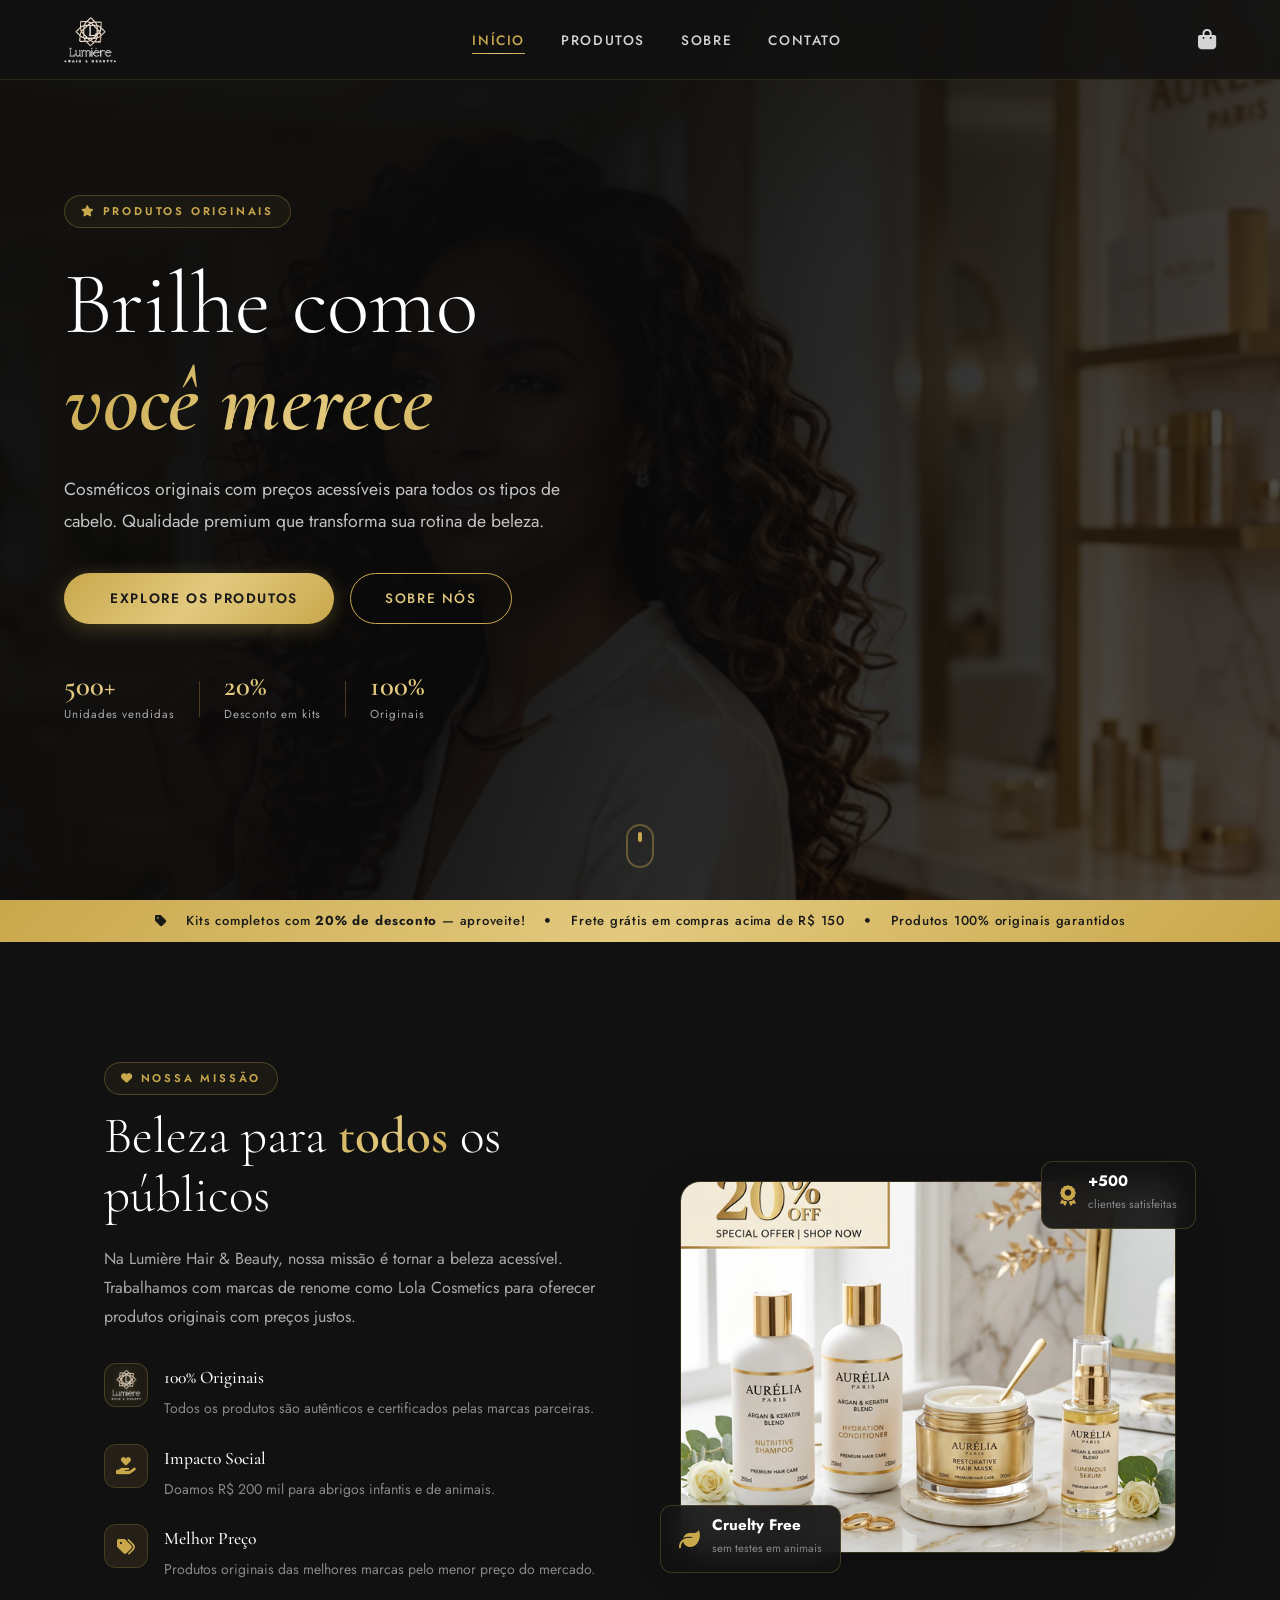
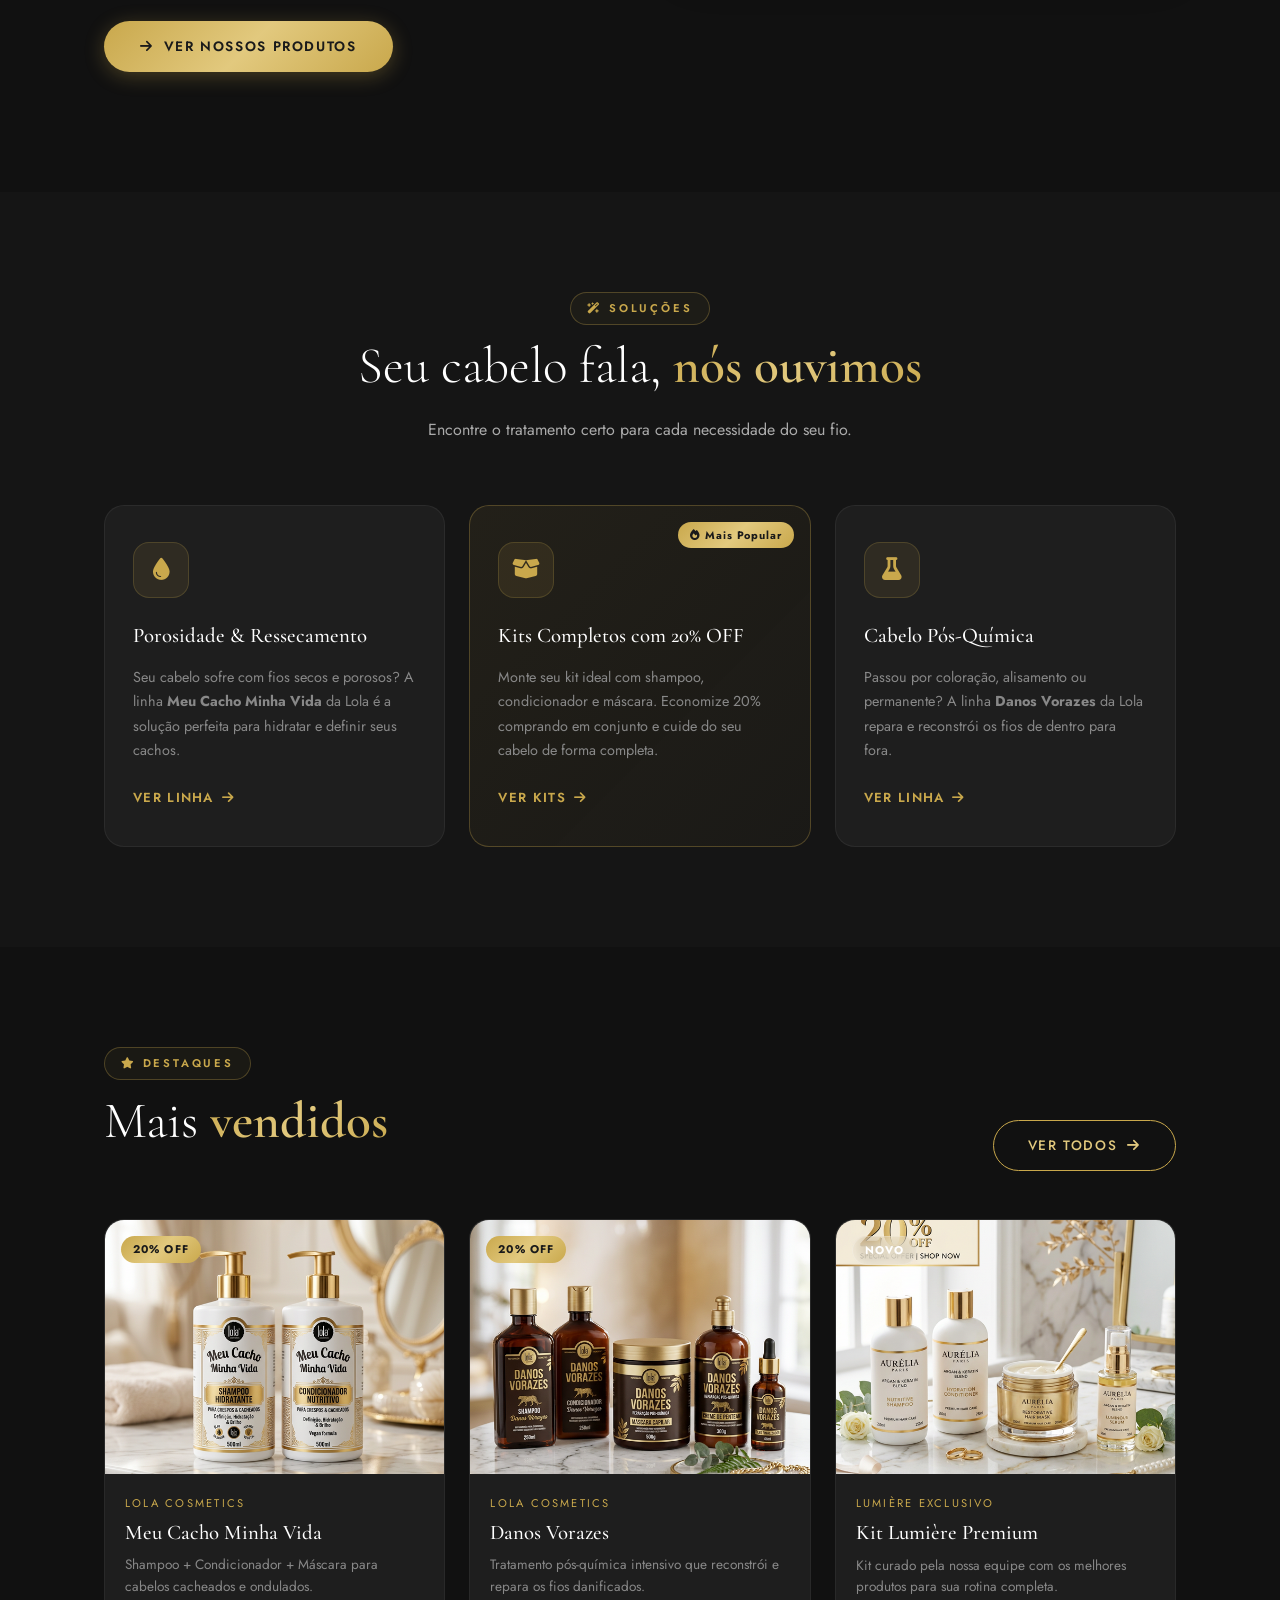
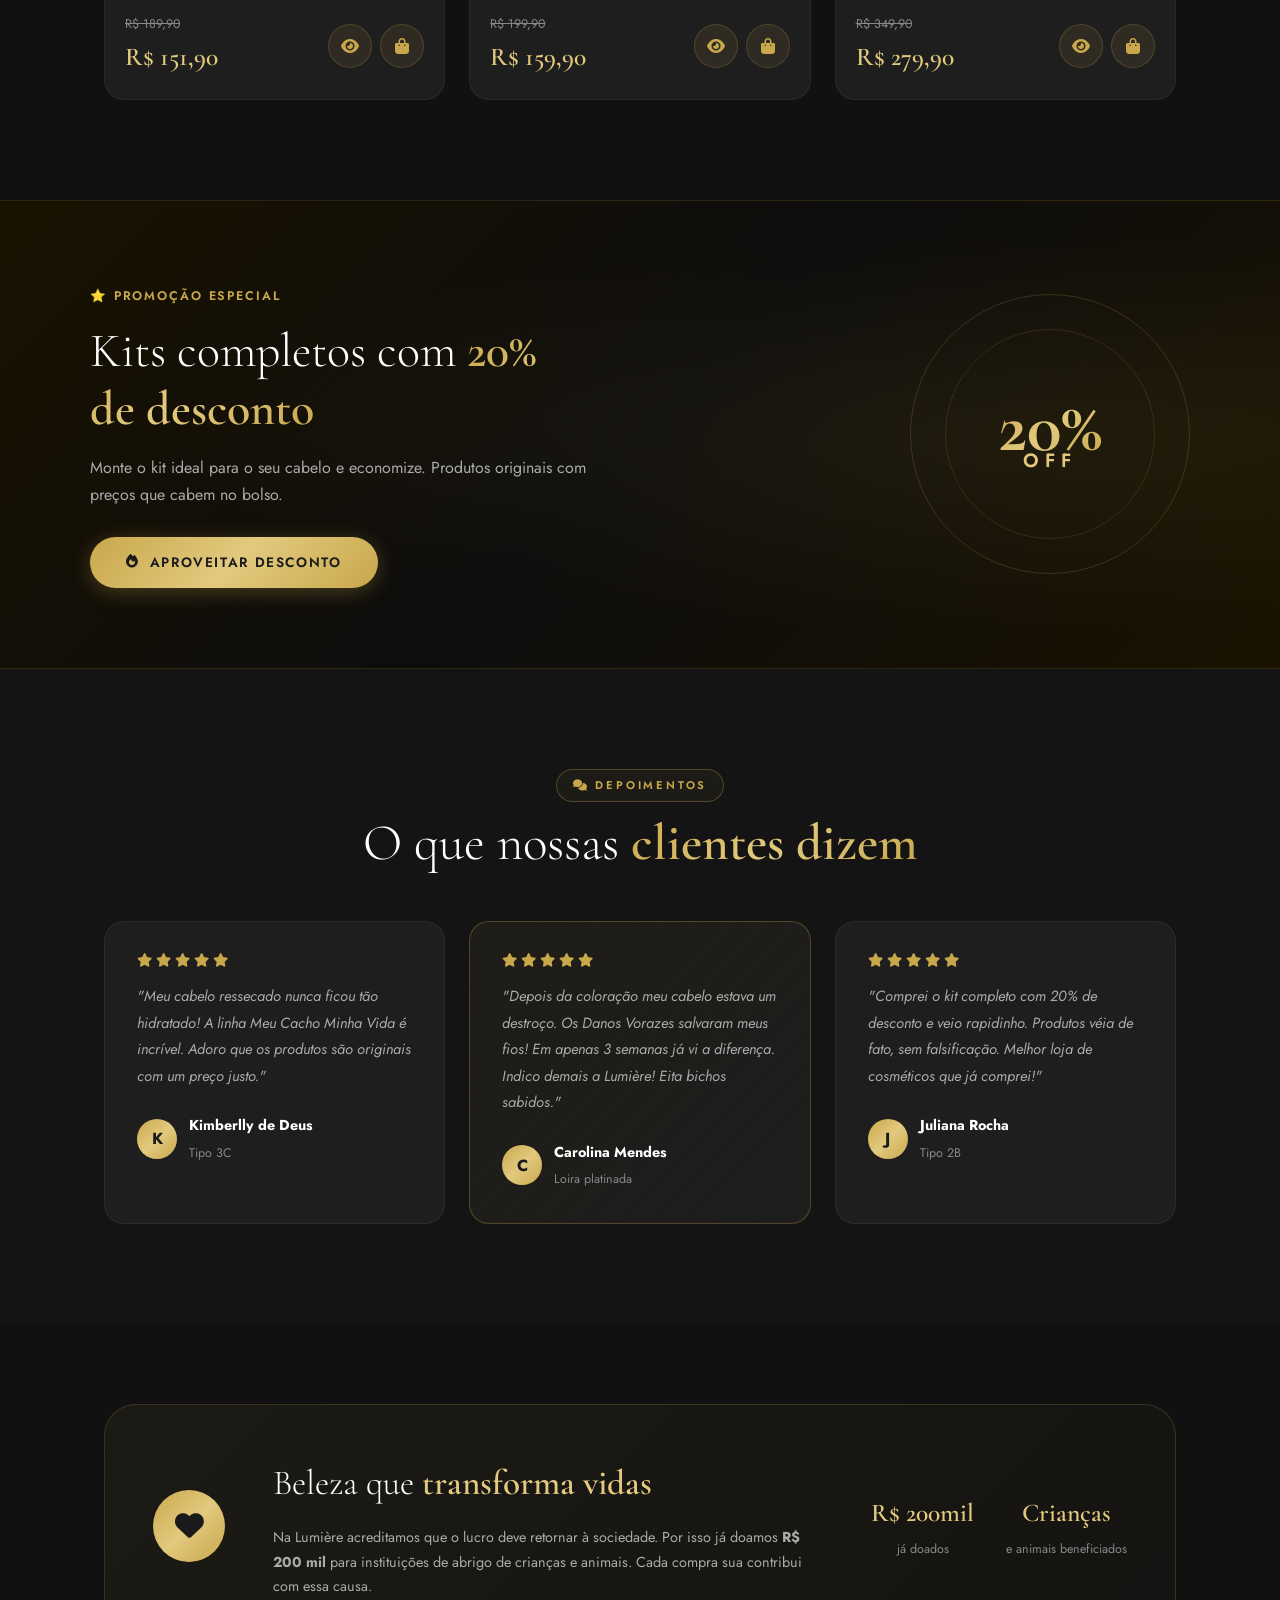
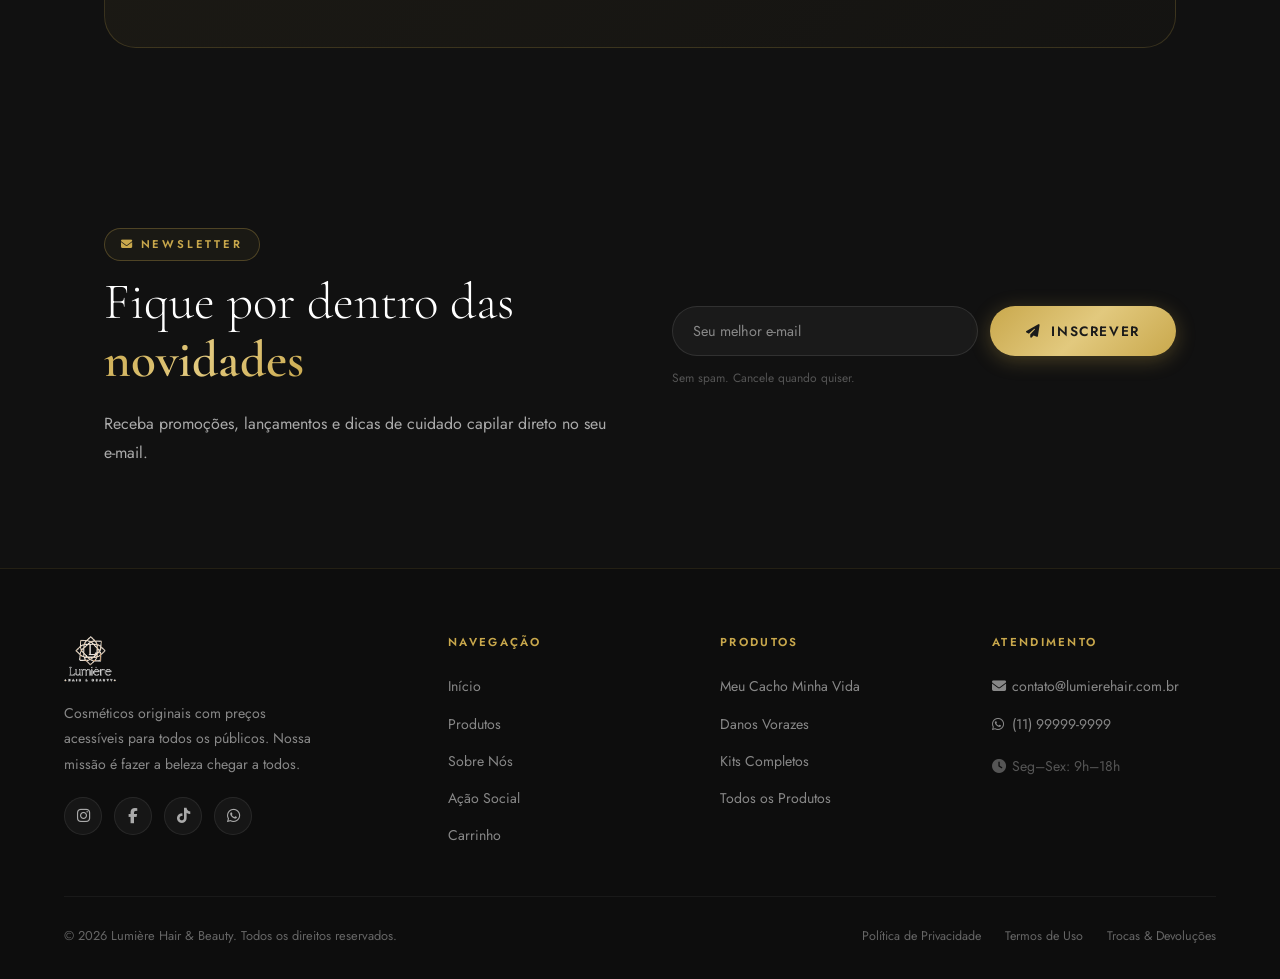
<file: index.html>
<!DOCTYPE html>
<html lang="pt-BR">

<head>
  <meta charset="UTF-8">
  <meta name="viewport" content="width=device-width, initial-scale=1.0">
  <meta name="description"
    content="Lumière Hair & Beauty – Cosméticos originais com preço acessível. Cuide do seu cabelo com os melhores produtos da Lola Cosmetics.">
  <title>Lumière Hair & Beauty | Cosméticos Originais</title>
  <link rel="icon" type="image/x-icon" href="assets/icon.ico">
  <link rel="shortcut icon" href="assets/icon.ico">
  <link rel="stylesheet" href="css/style.css">
  <link rel="stylesheet" href="css/index.css">
  <link rel="stylesheet" href="https://cdnjs.cloudflare.com/ajax/libs/font-awesome/6.5.0/css/all.min.css">
</head>

<body>

  <!-- NAVBAR -->
  <nav class="navbar" id="navbar" role="navigation" aria-label="Navegação principal">
    <a href="index.html" aria-label="Ir para a página inicial">
      <img src="assets/logo.png" alt="Lumière Hair & Beauty" class="navbar-logo">
    </a>
    <ul class="navbar-links" role="list">
      <li><a href="index.html" class="active">Início</a></li>
      <li><a href="products.html">Produtos</a></li>
      <li><a href="index.html#sobre">Sobre</a></li>
      <li><a href="index.html#contato">Contato</a></li>
    </ul>
    <div class="navbar-actions">
      <button class="cart-btn" id="cart-nav-btn" aria-label="Ver carrinho" onclick="window.location.href='cart.html'">
        <i class="fa-solid fa-bag-shopping"></i>
        <span class="cart-badge" id="cart-count">0</span>
      </button>
      <button class="hamburger" id="hamburger-btn" aria-label="Abrir menu" aria-expanded="false">
        <span></span><span></span><span></span>
      </button>
    </div>
  </nav>

  <!-- MOBILE NAV -->
  <div class="mobile-nav" id="mobile-nav" role="dialog" aria-label="Menu mobile">
    <a href="index.html">Início</a>
    <a href="products.html">Produtos</a>
    <a href="index.html#sobre">Sobre</a>
    <a href="index.html#contato">Contato</a>
    <a href="cart.html"><i class="fa-solid fa-bag-shopping"></i> Carrinho</a>
  </div>

  <!-- HERO SECTION -->
  <section class="hero-section" id="hero" aria-label="Seção principal">
    <div class="hero-bg">
      <img src="assets/hero_banner.png" alt="Mulher com cabelo bonito" class="hero-img">
      <div class="hero-overlay"></div>
      <div class="hero-particles" aria-hidden="true">
        <div class="particle p1"></div>
        <div class="particle p2"></div>
        <div class="particle p3"></div>
        <div class="particle p4"></div>
        <div class="particle p5"></div>
      </div>
    </div>
    <div class="hero-content">
      <div class="hero-text">
        <span class="section-tag"><i class="fa-solid fa-star"></i> Produtos Originais</span>
        <h1 class="hero-title">
          Brilhe como
          <span class="hero-highlight">você merece</span>
        </h1>
        <p class="hero-subtitle">
          Cosméticos originais com preços acessíveis para todos os tipos de cabelo.
          Qualidade premium que transforma sua rotina de beleza.
        </p>
        <div class="hero-actions">
          <a href="products.html" class="btn-primary" id="hero-cta">
            <i class="fa-solid fa-sparkles"></i> Explore os Produtos
          </a>
          <a href="#sobre" class="btn-secondary" id="hero-about">
            Sobre Nós
          </a>
        </div>
        <div class="hero-stats">
          <div class="stat">
            <span class="stat-num">500+</span>
            <span class="stat-label">Unidades vendidas</span>
          </div>
          <div class="stat-divider"></div>
          <div class="stat">
            <span class="stat-num">20%</span>
            <span class="stat-label">Desconto em kits</span>
          </div>
          <div class="stat-divider"></div>
          <div class="stat">
            <span class="stat-num">100%</span>
            <span class="stat-label">Originais</span>
          </div>
        </div>
      </div>
    </div>
    <div class="hero-scroll-hint" aria-hidden="true">
      <div class="scroll-dot"></div>
    </div>
  </section>

  <!-- ANNOUNCEMENT BAR -->
  <div class="announce-bar" role="banner" aria-label="Promoção">
    <div class="announce-inner">
      <i class="fa-solid fa-tag"></i>
      <span>Kits completos com <strong>20% de desconto</strong> — aproveite!</span>
      <i class="fa-solid fa-circle" style="font-size:0.3rem;"></i>
      <span>Frete grátis em compras acima de R$ 150</span>
      <i class="fa-solid fa-circle" style="font-size:0.3rem;"></i>
      <span>Produtos 100% originais garantidos</span>
    </div>
  </div>

  <!-- SOBRE / DIFERENCIAIS -->
  <section class="section-sobre" id="sobre" aria-labelledby="sobre-title">
    <div class="container">
      <div class="sobre-grid">
        <div class="sobre-text">
          <span class="section-tag"><i class="fa-solid fa-heart"></i> Nossa Missão</span>
          <h2 class="section-title" id="sobre-title">
            Beleza para <strong>todos</strong> os públicos
          </h2>
          <p class="section-subtitle">
            Na Lumière Hair & Beauty, nossa missão é tornar a beleza acessível.
            Trabalhamos com marcas de renome como Lola Cosmetics para oferecer
            produtos originais com preços justos.
          </p>
          <div class="sobre-pilares">
            <div class="pilar">
              <div class="pilar-icon pilar-icon--img">
                <img src="assets/logo.png" alt="Produtos originais certificados" class="pilar-logo-img">
              </div>
              <div>
                <h3 class="pilar-title">100% Originais</h3>
                <p class="pilar-desc">Todos os produtos são autênticos e certificados pelas marcas parceiras.</p>
              </div>
            </div>
            <div class="pilar">
              <div class="pilar-icon"><i class="fa-solid fa-hand-holding-heart"></i></div>
              <div>
                <h3 class="pilar-title">Impacto Social</h3>
                <p class="pilar-desc">Doamos R$ 200 mil para abrigos infantis e de animais.</p>
              </div>
            </div>
            <div class="pilar">
              <div class="pilar-icon"><i class="fa-solid fa-tags"></i></div>
              <div>
                <h3 class="pilar-title">Melhor Preço</h3>
                <p class="pilar-desc">Produtos originais das melhores marcas pelo menor preço do mercado.</p>
              </div>
            </div>
          </div>
          <a href="products.html" class="btn-primary" style="margin-top: 8px;" id="sobre-cta">
            <i class="fa-solid fa-arrow-right"></i> Ver Nossos Produtos
          </a>
        </div>
        <div class="sobre-visual">
          <div class="sobre-card-main">
            <img src="assets/kit_promocional.png" alt="Kit de produtos Lumière">
          </div>
          <div class="sobre-badge-top">
            <i class="fa-solid fa-award"></i>
            <div>
              <strong>+500</strong>
              <span>clientes satisfeitas</span>
            </div>
          </div>
          <div class="sobre-badge-bottom">
            <i class="fa-solid fa-leaf"></i>
            <div>
              <strong>Cruelty Free</strong>
              <span>sem testes em animais</span>
            </div>
          </div>
        </div>
      </div>
    </div>
  </section>

  <!-- PROBLEMAS QUE RESOLVEMOS -->
  <section class="section-solutions" aria-labelledby="solutions-title">
    <div class="container">
      <div class="text-center">
        <span class="section-tag"><i class="fa-solid fa-wand-magic-sparkles"></i> Soluções</span>
        <h2 class="section-title" id="solutions-title">Seu cabelo fala, <strong>nós ouvimos</strong></h2>
        <p class="section-subtitle">Encontre o tratamento certo para cada necessidade do seu fio.</p>
      </div>
      <div class="solutions-grid">
        <div class="solution-card" id="sol-cacho">
          <div class="sol-icon-wrap">
            <i class="fa-solid fa-droplet"></i>
          </div>
          <h3>Porosidade & Ressecamento</h3>
          <p>Seu cabelo sofre com fios secos e porosos? A linha <strong>Meu Cacho Minha Vida</strong> da Lola é a
            solução perfeita para hidratar e definir seus cachos.</p>
          <a href="product.html?linha=cacho" class="sol-link">
            Ver linha <i class="fa-solid fa-arrow-right"></i>
          </a>
        </div>
        <div class="solution-card featured" id="sol-kit">
          <div class="sol-badge"><i class="fa-solid fa-fire"></i> Mais Popular</div>
          <div class="sol-icon-wrap">
            <i class="fa-solid fa-box-open"></i>
          </div>
          <h3>Kits Completos com 20% OFF</h3>
          <p>Monte seu kit ideal com shampoo, condicionador e máscara. Economize 20% comprando em conjunto e cuide do
            seu cabelo de forma completa.</p>
          <a href="products.html#kits" class="sol-link">
            Ver kits <i class="fa-solid fa-arrow-right"></i>
          </a>
        </div>
        <div class="solution-card" id="sol-danos">
          <div class="sol-icon-wrap">
            <i class="fa-solid fa-flask"></i>
          </div>
          <h3>Cabelo Pós-Química</h3>
          <p>Passou por coloração, alisamento ou permanente? A linha <strong>Danos Vorazes</strong> da Lola repara e
            reconstrói os fios de dentro para fora.</p>
          <a href="product.html?linha=danos" class="sol-link">
            Ver linha <i class="fa-solid fa-arrow-right"></i>
          </a>
        </div>
      </div>
    </div>
  </section>

  <!-- PRODUTOS EM DESTAQUE -->
  <section class="section-featured" id="destaque" aria-labelledby="featured-title">
    <div class="container">
      <div class="featured-header">
        <div>
          <span class="section-tag"><i class="fa-solid fa-star"></i> Destaques</span>
          <h2 class="section-title" id="featured-title">Mais <strong>vendidos</strong></h2>
        </div>
        <a href="products.html" class="btn-secondary" id="all-products-link" style="flex-shrink:0;">
          Ver todos <i class="fa-solid fa-arrow-right"></i>
        </a>
      </div>
      <div class="products-grid" id="featured-grid">
        <!-- Produto 1 -->
        <article class="product-card" id="card-p1">
          <span class="product-card-badge badge-promo">20% OFF</span>
          <div style="overflow:hidden;">
            <img src="assets/produto_cacho.png" alt="Kit Meu Cacho Minha Vida - Lola Cosmetics" class="product-card-img">
          </div>
          <div class="product-card-body">
            <p class="product-card-brand">Lola Cosmetics</p>
            <h3 class="product-card-name">Meu Cacho Minha Vida</h3>
            <p class="product-card-desc">Shampoo + Condicionador + Máscara para cabelos cacheados e ondulados.</p>
            <div class="product-card-footer">
              <div class="price-group">
                <span class="price-original">R$ 189,90</span>
                <span class="price-current">R$ 151,90</span>
              </div>
              <div style="display:flex;gap:8px;">
                <a href="product.html?id=1" class="btn-icon" title="Ver detalhes do produto"
                  aria-label="Ver detalhes do produto Meu Cacho Minha Vida">
                  <i class="fa-solid fa-eye"></i>
                </a>
                <button class="btn-icon" title="Adicionar ao carrinho"
                  aria-label="Adicionar Meu Cacho Minha Vida ao carrinho"
                  onclick="addToCart({id:1, name:'Meu Cacho Minha Vida', brand:'Lola Cosmetics', price:151.90, img:'assets/produto_cacho.png'})">
                  <i class="fa-solid fa-bag-shopping"></i>
                </button>
              </div>
            </div>
          </div>
        </article>

        <!-- Produto 2 -->
        <article class="product-card" id="card-p2">
          <span class="product-card-badge badge-promo">20% OFF</span>
          <div style="overflow:hidden;">
            <img src="assets/produto_danos.png" alt="Kit Danos Vorazes - Lola Cosmetics" class="product-card-img">
          </div>
          <div class="product-card-body">
            <p class="product-card-brand">Lola Cosmetics</p>
            <h3 class="product-card-name">Danos Vorazes</h3>
            <p class="product-card-desc">Tratamento pós-química intensivo que reconstrói e repara os fios danificados.
            </p>
            <div class="product-card-footer">
              <div class="price-group">
                <span class="price-original">R$ 199,90</span>
                <span class="price-current">R$ 159,90</span>
              </div>
              <div style="display:flex;gap:8px;">
                <a href="product.html?id=2" class="btn-icon" title="Ver detalhes"
                  aria-label="Ver detalhes do produto Danos Vorazes">
                  <i class="fa-solid fa-eye"></i>
                </a>
                <button class="btn-icon" title="Adicionar ao carrinho" aria-label="Adicionar Danos Vorazes ao carrinho"
                  onclick="addToCart({id:2, name:'Danos Vorazes', brand:'Lola Cosmetics', price:159.90, img:'assets/produto_danos.png'})">
                  <i class="fa-solid fa-bag-shopping"></i>
                </button>
              </div>
            </div>
          </div>
        </article>

        <!-- Produto 3 -->
        <article class="product-card" id="card-p3">
          <span class="product-card-badge badge-new">Novo</span>
          <div style="overflow:hidden;">
            <img src="assets/kit_promocional.png" alt="Kit Completo Lumière" class="product-card-img">
          </div>
          <div class="product-card-body">
            <p class="product-card-brand">Lumière Exclusivo</p>
            <h3 class="product-card-name">Kit Lumière Premium</h3>
            <p class="product-card-desc">Kit curado pela nossa equipe com os melhores produtos para sua rotina completa.
            </p>
            <div class="product-card-footer">
              <div class="price-group">
                <span class="price-original">R$ 349,90</span>
                <span class="price-current">R$ 279,90</span>
              </div>
              <div style="display:flex;gap:8px;">
                <a href="product.html?id=3" class="btn-icon" title="Ver detalhes"
                  aria-label="Ver detalhes do Kit Lumière Premium">
                  <i class="fa-solid fa-eye"></i>
                </a>
                <button class="btn-icon" title="Adicionar ao carrinho"
                  aria-label="Adicionar Kit Lumière Premium ao carrinho"
                  onclick="addToCart({id:3, name:'Kit Lumière Premium', brand:'Lumière Exclusivo', price:279.90, img:'assets/kit_promocional.png'})">
                  <i class="fa-solid fa-bag-shopping"></i>
                </button>
              </div>
            </div>
          </div>
        </article>
      </div>
    </div>
  </section>

  <!-- BANNER PROMOÇÃO -->
  <section class="section-promo-banner" aria-label="Promoção especial">
    <div class="promo-banner-content">
      <div class="promo-banner-text">
        <span class="promo-banner-tag">⭐ Promoção Especial</span>
        <h2>Kits completos com <span>20% de desconto</span></h2>
        <p>Monte o kit ideal para o seu cabelo e economize. Produtos originais com preços que cabem no bolso.</p>
        <a href="products.html#kits" class="btn-primary" id="promo-banner-cta">
          <i class="fa-solid fa-fire"></i> Aproveitar Desconto
        </a>
      </div>
      <div class="promo-banner-visual" aria-hidden="true">
        <div class="promo-circle c1"></div>
        <div class="promo-circle c2"></div>
        <div class="promo-big-num">20%</div>
        <div class="promo-off-text">OFF</div>
      </div>
    </div>
  </section>

  <!-- DEPOIMENTOS -->
  <section class="section-depoimentos" aria-labelledby="dep-title">
    <div class="container">
      <div class="text-center" style="margin-bottom: 48px;">
        <span class="section-tag"><i class="fa-solid fa-comments"></i> Depoimentos</span>
        <h2 class="section-title" id="dep-title">O que nossas <strong>clientes dizem</strong></h2>
      </div>
      <div class="depoimentos-grid">
        <article class="dep-card" id="dep1">
          <div class="dep-stars" role="img" aria-label="5 estrelas">
            <i class="fa-solid fa-star"></i><i class="fa-solid fa-star"></i><i class="fa-solid fa-star"></i><i
              class="fa-solid fa-star"></i><i class="fa-solid fa-star"></i>
          </div>
          <p class="dep-text">"Meu cabelo ressecado nunca ficou tão hidratado! A linha Meu Cacho Minha Vida é incrível.
            Adoro que os produtos são originais com um preço justo."</p>
          <div class="dep-author">
            <div class="dep-avatar" aria-hidden="true">K</div>
            <div>
              <strong>Kimberlly de Deus</strong>
              <span>Tipo 3C</span>
            </div>
          </div>
        </article>
        <article class="dep-card featured" id="dep2">
          <div class="dep-stars" role="img" aria-label="5 estrelas">
            <i class="fa-solid fa-star"></i><i class="fa-solid fa-star"></i><i class="fa-solid fa-star"></i><i
              class="fa-solid fa-star"></i><i class="fa-solid fa-star"></i>
          </div>
          <p class="dep-text">"Depois da coloração meu cabelo estava um destroço. Os Danos Vorazes salvaram meus fios!
            Em apenas 3 semanas já vi a diferença. Indico demais a Lumière! Eita bichos sabidos."</p>
          <div class="dep-author">
            <div class="dep-avatar" aria-hidden="true">C</div>
            <div>
              <strong>Carolina Mendes</strong>
              <span>Loira platinada</span>
            </div>
          </div>
        </article>
        <article class="dep-card" id="dep3">
          <div class="dep-stars" role="img" aria-label="5 estrelas">
            <i class="fa-solid fa-star"></i><i class="fa-solid fa-star"></i><i class="fa-solid fa-star"></i><i
              class="fa-solid fa-star"></i><i class="fa-solid fa-star"></i>
          </div>
          <p class="dep-text">"Comprei o kit completo com 20% de desconto e veio rapidinho. Produtos véia de fato, sem
            falsificação. Melhor loja de cosméticos que já comprei!"</p>
          <div class="dep-author">
            <div class="dep-avatar" aria-hidden="true">J</div>
            <div>
              <strong>Juliana Rocha</strong>
              <span>Tipo 2B</span>
            </div>
          </div>
        </article>
      </div>
    </div>
  </section>

  <!-- AÇÃO SOCIAL -->
  <section class="section-social-action" id="social" aria-labelledby="social-title">
    <div class="container">
      <div class="social-action-inner">
        <div class="social-action-icon" aria-hidden="true">
          <i class="fa-solid fa-heart"></i>
        </div>
        <div class="social-action-text">
          <h2 id="social-title">Beleza que <strong>transforma vidas</strong></h2>
          <p>Na Lumière acreditamos que o lucro deve retornar à sociedade. Por isso já doamos <strong>R$ 200
              mil</strong> para instituições de abrigo de crianças e animais. Cada compra sua contribui com essa causa.
          </p>
        </div>
        <div class="social-action-nums">
          <div class="action-num">
            <strong>R$ 200mil</strong>
            <span>já doados</span>
          </div>
          <div class="action-num">
            <strong>Crianças</strong>
            <span>e animais beneficiados</span>
          </div>
        </div>
      </div>
    </div>
  </section>

  <!-- NEWSLETTER / CONTATO -->
  <section class="section-newsletter" id="contato" aria-labelledby="newsletter-title">
    <div class="container">
      <div class="newsletter-inner">
        <div class="newsletter-text">
          <span class="section-tag"><i class="fa-solid fa-envelope"></i> Newsletter</span>
          <h2 class="section-title" id="newsletter-title">Fique por dentro das <strong>novidades</strong></h2>
          <p class="section-subtitle">Receba promoções, lançamentos e dicas de cuidado capilar direto no seu e-mail.</p>
        </div>
        <form class="newsletter-form" id="newsletter-form" onsubmit="handleNewsletter(event)" novalidate>
          <div class="newsletter-input-group">
            <input type="email" id="newsletter-email" placeholder="Seu melhor e-mail" required
              aria-label="Seu e-mail para newsletter">
            <button type="submit" class="btn-primary" id="newsletter-submit">
              <i class="fa-solid fa-paper-plane"></i> Inscrever
            </button>
          </div>
          <p class="newsletter-disclaimer">Sem spam. Cancele quando quiser.</p>
        </form>
      </div>
    </div>
  </section>

  <!-- FOOTER -->
  <footer>
    <div class="footer-grid">
      <div class="footer-brand">
        <img src="assets/logo.png" alt="Lumière Hair & Beauty" class="footer-brand-logo">
        <p>Cosméticos originais com preços acessíveis para todos os públicos. Nossa missão é fazer a beleza chegar a
          todos.</p>
        <div class="footer-social" role="list" aria-label="Redes sociais">
          <a href="#" aria-label="Instagram" role="listitem"><i class="fa-brands fa-instagram"></i></a>
          <a href="#" aria-label="Facebook" role="listitem"><i class="fa-brands fa-facebook-f"></i></a>
          <a href="#" aria-label="TikTok" role="listitem"><i class="fa-brands fa-tiktok"></i></a>
          <a href="#" aria-label="WhatsApp" role="listitem"><i class="fa-brands fa-whatsapp"></i></a>
        </div>
      </div>
      <div>
        <p class="footer-col-title">Navegação</p>
        <ul class="footer-links" role="list">
          <li><a href="index.html">Início</a></li>
          <li><a href="products.html">Produtos</a></li>
          <li><a href="index.html#sobre">Sobre Nós</a></li>
          <li><a href="index.html#social">Ação Social</a></li>
          <li><a href="cart.html">Carrinho</a></li>
        </ul>
      </div>
      <div>
        <p class="footer-col-title">Produtos</p>
        <ul class="footer-links" role="list">
          <li><a href="product.html?linha=cacho">Meu Cacho Minha Vida</a></li>
          <li><a href="product.html?linha=danos">Danos Vorazes</a></li>
          <li><a href="products.html#kits">Kits Completos</a></li>
          <li><a href="products.html">Todos os Produtos</a></li>
        </ul>
      </div>
      <div>
        <p class="footer-col-title">Atendimento</p>
        <ul class="footer-links" role="list">
          <li><a href="mailto:contato@lumierehair.com.br"><i class="fa-solid fa-envelope" style="width:16px;"></i>
              contato@lumierehair.com.br</a></li>
          <li><a href="tel:+5511999999999"><i class="fa-brands fa-whatsapp" style="width:16px;"></i> (11) 99999-9999</a>
          </li>
          <li style="color: var(--gray-600, #555); font-size: 0.88rem; margin-top: 8px;"><i class="fa-solid fa-clock"
              style="width:16px;"></i> Seg–Sex: 9h–18h</li>
        </ul>
      </div>
    </div>
    <div class="footer-bottom">
      <p>&copy; 2026 Lumière Hair & Beauty. Todos os direitos reservados.</p>
      <div class="footer-bottom-links">
        <a href="#">Política de Privacidade</a>
        <a href="#">Termos de Uso</a>
        <a href="#">Trocas & Devoluções</a>
      </div>
    </div>
  </footer>

  <!-- TOAST CONTAINER -->
  <div id="toast-container" role="alert" aria-live="polite"></div>

  <script src="js/script.js"></script>
</body>

</html>
</file>
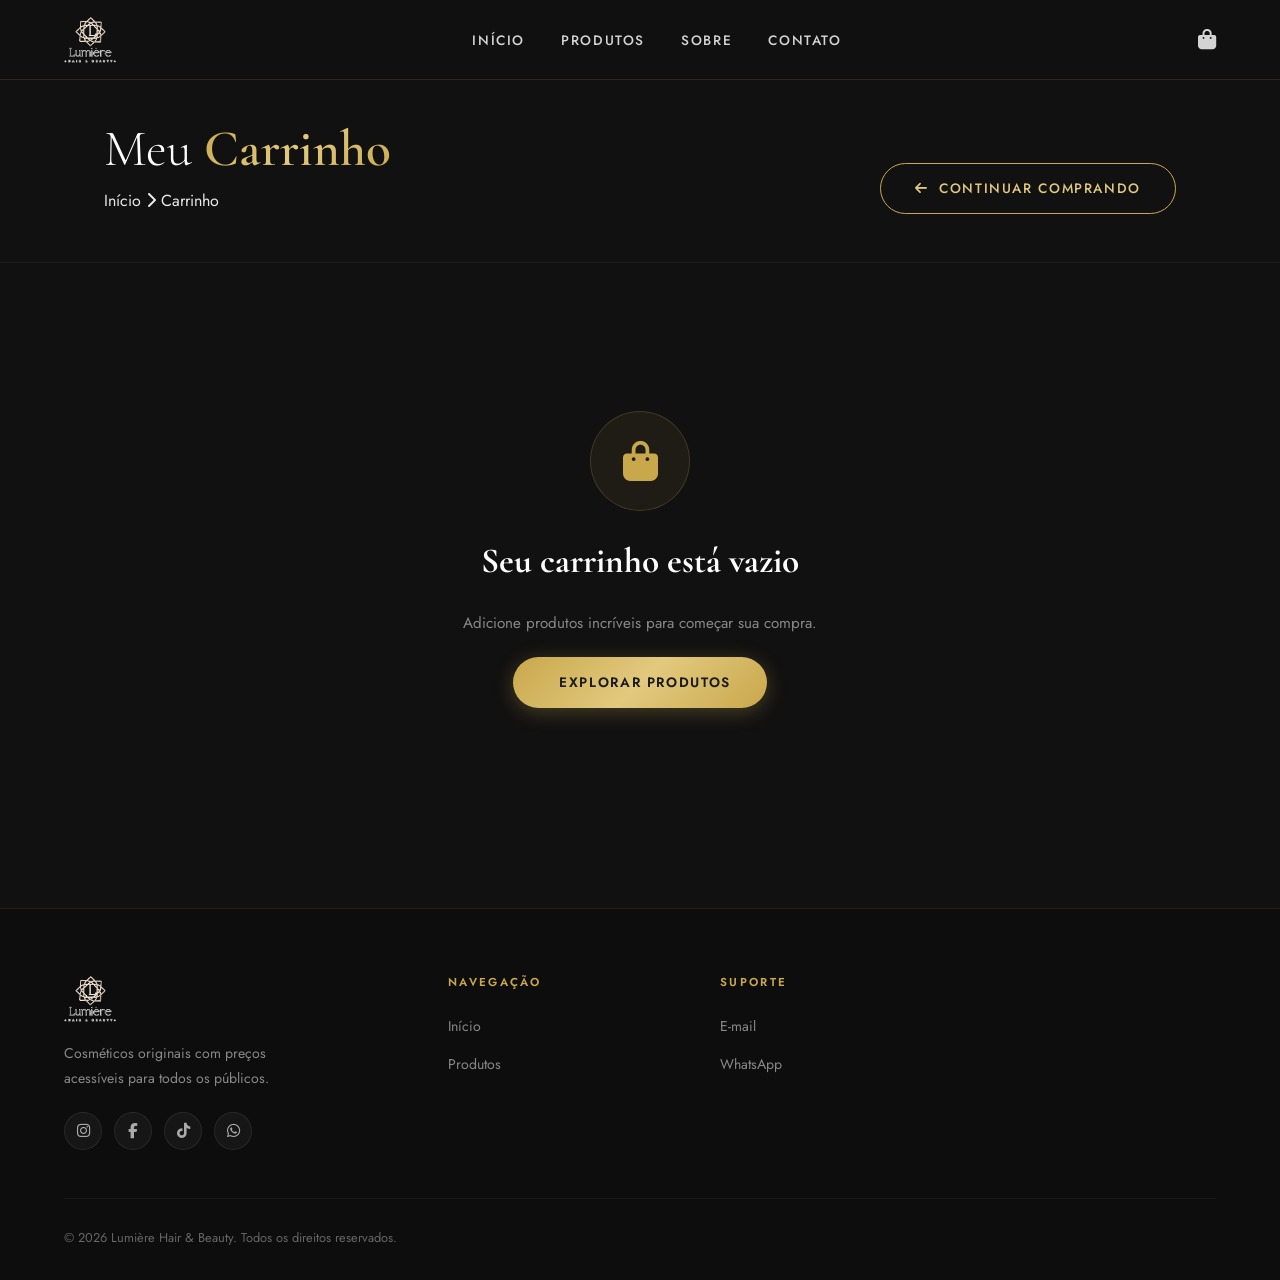
<file: cart.html>
<!DOCTYPE html>
<html lang="pt-BR">

<head>
  <meta charset="UTF-8">
  <meta name="viewport" content="width=device-width, initial-scale=1.0">
  <meta name="description"
    content="Carrinho de compras – Lumière Hair & Beauty. Finalize sua compra de cosméticos originais.">
  <title>Carrinho | Lumière Hair & Beauty</title>
  <link rel="icon" type="image/x-icon" href="assets/icon.ico">
  <link rel="shortcut icon" href="assets/icon.ico">
  <link rel="stylesheet" href="css/style.css">
  <link rel="stylesheet" href="css/cart.css">
  <link rel="stylesheet" href="https://cdnjs.cloudflare.com/ajax/libs/font-awesome/6.5.0/css/all.min.css">
</head>

<body>

  <!-- NAVBAR -->
  <nav class="navbar" id="navbar">
    <a href="index.html"><img src="assets/logo.png" alt="Lumière Hair & Beauty" class="navbar-logo"></a>
    <ul class="navbar-links">
      <li><a href="index.html">Início</a></li>
      <li><a href="products.html">Produtos</a></li>
      <li><a href="index.html#sobre">Sobre</a></li>
      <li><a href="index.html#contato">Contato</a></li>
    </ul>
    <div class="navbar-actions">
      <button class="cart-btn" onclick="window.location.href='cart.html'" aria-label="Ver carrinho" id="cart-nav-btn">
        <i class="fa-solid fa-bag-shopping"></i>
        <span class="cart-badge" id="cart-count">0</span>
      </button>
      <button class="hamburger" id="hamburger-btn" aria-label="Abrir menu" aria-expanded="false">
        <span></span><span></span><span></span>
      </button>
    </div>
  </nav>
  <div class="mobile-nav" id="mobile-nav">
    <a href="index.html">Início</a>
    <a href="products.html">Produtos</a>
    <a href="index.html#sobre">Sobre</a>
    <a href="cart.html" class="active"><i class="fa-solid fa-bag-shopping"></i> Carrinho</a>
  </div>

  <!-- PAGE HEADER -->
  <div class="cart-page-header">
    <div class="container">
      <div class="cart-header-inner">
        <div>
          <h1 class="section-title">Meu <strong>Carrinho</strong></h1>
          <nav class="breadcrumb" aria-label="Breadcrumb">
            <a href="index.html">Início</a>
            <i class="fa-solid fa-chevron-right"></i>
            <span>Carrinho</span>
          </nav>
        </div>
        <a href="products.html" class="btn-secondary" id="continue-shopping-top">
          <i class="fa-solid fa-arrow-left"></i> Continuar Comprando
        </a>
      </div>
    </div>
  </div>

  <!-- CART CONTENT -->
  <main class="cart-main">
    <div class="container">

      <!-- EMPTY CART -->
      <div class="cart-empty" id="cart-empty" style="display:none;">
        <div class="cart-empty-icon" aria-hidden="true">
          <i class="fa-solid fa-bag-shopping"></i>
        </div>
        <h2>Seu carrinho está vazio</h2>
        <p>Adicione produtos incríveis para começar sua compra.</p>
        <a href="products.html" class="btn-primary" id="go-to-products">
          <i class="fa-solid fa-sparkles"></i> Explorar Produtos
        </a>
      </div>

      <!-- CART WITH ITEMS -->
      <div class="cart-layout" id="cart-layout">
        <!-- ITEMS -->
        <div class="cart-items-col">
          <div class="cart-items-header">
            <h2>Itens do Carrinho <span id="items-count">(0)</span></h2>
            <button class="clear-cart-btn" id="clear-cart-btn" onclick="clearCart()">
              <i class="fa-solid fa-trash"></i> Limpar Carrinho
            </button>
          </div>
          <div id="cart-items-list" role="list" aria-label="Itens no carrinho">
            <!-- Populated by JS -->
          </div>
        </div>

        <!-- SUMMARY -->
        <aside class="cart-summary-col" aria-label="Resumo do pedido">
          <div class="cart-summary-card">
            <h2 class="summary-title"><i class="fa-solid fa-receipt"></i> Resumo do Pedido</h2>

            <div class="summary-lines">
              <div class="summary-line">
                <span>Subtotal</span>
                <span id="summary-subtotal">R$ 0,00</span>
              </div>
              <div class="summary-line">
                <span>Desconto aplicado</span>
                <span id="summary-discount" class="discount-val">– R$ 0,00</span>
              </div>
              <div class="summary-line">
                <span>Frete</span>
                <span id="summary-shipping" class="shipping-val">Calcular</span>
              </div>
            </div>

            <!-- FRETE CALCULATOR -->
            <div class="shipping-calc">
              <input type="text" id="cep-input" placeholder="Calcular frete – CEP" maxlength="9"
                aria-label="CEP para cálculo de frete">
              <button id="calc-frete-btn" onclick="calcFrete()" aria-label="Calcular frete">
                <i class="fa-solid fa-magnifying-glass"></i>
              </button>
            </div>

            <div class="summary-total">
              <span>Total</span>
              <span id="summary-total">R$ 0,00</span>
            </div>

            <!-- CUPOM -->
            <div class="coupon-row">
              <input type="text" id="coupon-input" placeholder="Código de cupom" aria-label="Código de cupom">
              <button id="apply-coupon-btn" onclick="applyCoupon()" aria-label="Aplicar cupom">
                Aplicar
              </button>
            </div>
            <div id="coupon-msg" class="coupon-msg" aria-live="polite"></div>

            <button class="btn-primary checkout-btn" id="checkout-btn" onclick="checkout()"
              style="width:100%; justify-content:center;">
              <i class="fa-solid fa-lock"></i> Finalizar Compra
            </button>

            <div class="summary-guarantee">
              <i class="fa-solid fa-shield-check"></i>
              <span>Compra 100% segura. Produtos originais garantidos.</span>
            </div>

            <div class="payment-methods" aria-label="Formas de pagamento aceitas">
              <p class="pay-label">Formas de pagamento</p>
              <div class="pay-icons">
                <span title="Pix"><i class="fa-brands fa-pix"></i> Pix</span>
                <span title="Boleto"><i class="fa-solid fa-barcode"></i> Boleto</span>
                <span title="Cartão de crédito"><i class="fa-solid fa-credit-card"></i> Crédito</span>
              </div>
            </div>
          </div>
        </aside>
      </div>

    </div>
  </main>

  <!-- MODAL CHECKOUT -->
  <div class="checkout-modal" id="checkout-modal" role="dialog" aria-modal="true" aria-labelledby="modal-title"
    style="display:none;">
    <div class="modal-backdrop" onclick="closeModal()"></div>
    <div class="modal-box">
      <button class="modal-close" onclick="closeModal()" aria-label="Fechar">
        <i class="fa-solid fa-xmark"></i>
      </button>
      <div class="modal-icon" aria-hidden="true"><i class="fa-solid fa-lock"></i></div>
      <h2 id="modal-title">Finalizar Compra</h2>
      <p>Esta é uma loja demonstrativa. Em produção, você seria direcionado para um gateway de pagamento seguro.</p>
      <div class="modal-order-summary">
        <div class="modal-sum-line">
          <span>Total do pedido</span>
          <span id="modal-total" class="modal-total-val">R$ 0,00</span>
        </div>
      </div>
      <div class="modal-actions">
        <button class="btn-primary" id="confirm-purchase-btn" onclick="confirmPurchase()"
          style="flex:1; justify-content:center;">
          <i class="fa-solid fa-check"></i> Confirmar Pedido
        </button>
        <button class="btn-secondary" onclick="closeModal()" id="cancel-purchase-btn">Cancelar</button>
      </div>
    </div>
  </div>

  <!-- FOOTER -->
  <footer>
    <div class="footer-grid">
      <div class="footer-brand">
        <img src="assets/logo.png" alt="Lumière Hair & Beauty" class="footer-brand-logo">
        <p>Cosméticos originais com preços acessíveis para todos os públicos.</p>
        <div class="footer-social">
          <a href="#" aria-label="Instagram"><i class="fa-brands fa-instagram"></i></a>
          <a href="#" aria-label="Facebook"><i class="fa-brands fa-facebook-f"></i></a>
          <a href="#" aria-label="TikTok"><i class="fa-brands fa-tiktok"></i></a>
          <a href="#" aria-label="WhatsApp"><i class="fa-brands fa-whatsapp"></i></a>
        </div>
      </div>
      <div>
        <p class="footer-col-title">Navegação</p>
        <ul class="footer-links">
          <li><a href="index.html">Início</a></li>
          <li><a href="products.html">Produtos</a></li>
        </ul>
      </div>
      <div>
        <p class="footer-col-title">Suporte</p>
        <ul class="footer-links">
          <li><a href="mailto:contato@lumierehair.com.br">E-mail</a></li>
          <li><a href="tel:+5511999999999">WhatsApp</a></li>
        </ul>
      </div>
      <div></div>
    </div>
    <div class="footer-bottom">
      <p>&copy; 2026 Lumière Hair & Beauty. Todos os direitos reservados.</p>
    </div>
  </footer>

  <div id="toast-container" role="alert" aria-live="polite"></div>

  <script src="js/script.js"></script>
  <script>
    let couponApplied = false;
    let freteValue = null;

    function renderCartPage() {
      const cart = getCart();
      const empty = document.getElementById('cart-empty');
      const layout = document.getElementById('cart-layout');

      if (cart.length === 0) {
        empty.style.display = 'flex';
        layout.style.display = 'none';
        return;
      }

      empty.style.display = 'none';
      layout.style.display = 'grid';

      document.getElementById('items-count').textContent = `(${cart.reduce((s, i) => s + i.qty, 0)})`;

      const list = document.getElementById('cart-items-list');
      list.innerHTML = cart.map(item => `
        <article class="cart-item" id="cart-item-${item.id}" role="listitem">
          <a href="product.html?id=${item.id}" class="cart-item-img-wrap" tabindex="-1">
            <img src="${item.img}" alt="${item.name}" class="cart-item-img">
          </a>
          <div class="cart-item-info">
            <p class="cart-item-brand">${item.brand}</p>
            <h3 class="cart-item-name"><a href="product.html?id=${item.id}">${item.name}</a></h3>
            <p class="cart-item-unit">Unitário: R$ ${item.price.toFixed(2).replace('.', ',')} </p>
            <div class="cart-item-actions">
              <div class="qty-selector" role="group" aria-label="Quantidade de ${item.name}">
                <button class="qty-btn" onclick="updateQty(${item.id}, -1)" aria-label="Diminuir quantidade">
                  <i class="fa-solid fa-minus"></i>
                </button>
                <input type="number" class="qty-input" value="${item.qty}" min="1" readonly
                  aria-label="Quantidade: ${item.qty}">
                <button class="qty-btn" onclick="updateQty(${item.id}, 1)" aria-label="Aumentar quantidade">
                  <i class="fa-solid fa-plus"></i>
                </button>
              </div>
              <button class="remove-btn" onclick="removeItem(${item.id})" aria-label="Remover ${item.name}">
                <i class="fa-solid fa-trash"></i> Remover
              </button>
            </div>
          </div>
          <div class="cart-item-price">
            R$ ${(item.price * item.qty).toFixed(2).replace('.', ',')}
          </div>
        </article>
      `).join('');

      updateSummary();
    }

    function updateQty(id, delta) {
      let cart = getCart();
      const item = cart.find(i => i.id === id);
      if (!item) return;
      item.qty = Math.max(1, item.qty + delta);
      localStorage.setItem('lumiere_cart', JSON.stringify(cart));
      renderCartPage();
      updateCartBadge();
    }

    function removeItem(id) {
      let cart = getCart();
      const item = cart.find(i => i.id === id);
      cart = cart.filter(i => i.id !== id);
      localStorage.setItem('lumiere_cart', JSON.stringify(cart));
      showToast('Removido', `${item?.name || 'Produto'} removido do carrinho`, 'fa-solid fa-trash');
      renderCartPage();
      updateCartBadge();
    }

    function clearCart() {
      if (!confirm('Tem certeza que deseja limpar o carrinho?')) return;
      localStorage.setItem('lumiere_cart', JSON.stringify([]));
      renderCartPage();
      updateCartBadge();
      showToast('Carrinho limpo', 'Todos os itens foram removidos', 'fa-solid fa-trash');
    }

    function updateSummary() {
      const cart = getCart();
      const subtotal = cart.reduce((s, i) => s + i.price * i.qty, 0);
      const discount = couponApplied ? subtotal * 0.1 : 0;
      const shipping = freteValue !== null ? freteValue : 0;
      const total = subtotal - discount + shipping;

      document.getElementById('summary-subtotal').textContent = `R$ ${subtotal.toFixed(2).replace('.', ',')}`;
      document.getElementById('summary-discount').textContent = discount > 0 ? `– R$ ${discount.toFixed(2).replace('.', ',')}` : '– R$ 0,00';
      document.getElementById('summary-shipping').textContent =
        freteValue === 0 ? 'Grátis ✓' :
          freteValue !== null ? `R$ ${freteValue.toFixed(2).replace('.', ',')}` :
            subtotal >= 150 ? 'Grátis ✓' : 'Calcular';

      if (subtotal >= 150 && freteValue === null) freteValue = 0;
      document.getElementById('summary-total').textContent = `R$ ${(subtotal - discount + (freteValue || 0)).toFixed(2).replace('.', ',')}`;
      document.getElementById('modal-total').textContent = `R$ ${(subtotal - discount + (freteValue || 0)).toFixed(2).replace('.', ',')}`;
    }

    function applyCoupon() {
      const code = document.getElementById('coupon-input').value.trim().toUpperCase();
      const msg = document.getElementById('coupon-msg');
      if (code === 'LUMIERE10' || code === 'DESCONTO10') {
        couponApplied = true;
        msg.innerHTML = '<i class="fa-solid fa-check" style="color:#4CAF50;"></i> Cupom aplicado! 10% de desconto.';
        msg.style.color = '#4CAF50';
        showToast('Cupom aplicado!', '10% de desconto adicionado', 'fa-solid fa-tag');
        updateSummary();
      } else if (code === '') {
        msg.textContent = 'Digite um código de cupom.';
        msg.style.color = 'var(--gray-500)';
      } else {
        msg.innerHTML = '<i class="fa-solid fa-xmark" style="color:#ef5350;"></i> Cupom inválido ou expirado.';
        msg.style.color = '#ef5350';
        couponApplied = false;
        updateSummary();
      }
    }

    function calcFrete() {
      const cep = document.getElementById('cep-input').value.replace(/\D/g, '');
      if (cep.length < 8) {
        showToast('CEP inválido', 'Por favor, insira um CEP válido', 'fa-solid fa-triangle-exclamation');
        return;
      }
      const cart = getCart();
      const subtotal = cart.reduce((s, i) => s + i.price * i.qty, 0);
      freteValue = subtotal >= 150 ? 0 : 15.90;
      document.getElementById('summary-shipping').textContent =
        freteValue === 0 ? 'Grátis ✓' : `R$ ${freteValue.toFixed(2).replace('.', ',')}`;
      showToast('Frete calculado', freteValue === 0 ? 'Frete grátis para este CEP!' : `R$ ${freteValue.toFixed(2).replace('.', ',')}`, 'fa-solid fa-truck');
      updateSummary();
    }

    // CEP mask
    document.getElementById('cep-input').addEventListener('input', function () {
      let v = this.value.replace(/\D/g, '');
      if (v.length > 5) v = v.slice(0, 5) + '-' + v.slice(5, 8);
      this.value = v;
    });

    function checkout() {
      const cart = getCart();
      if (cart.length === 0) return;
      updateSummary();
      document.getElementById('checkout-modal').style.display = 'flex';
      document.body.style.overflow = 'hidden';
    }

    function closeModal() {
      document.getElementById('checkout-modal').style.display = 'none';
      document.body.style.overflow = '';
    }

    function confirmPurchase() {
      localStorage.setItem('lumiere_cart', JSON.stringify([]));
      updateCartBadge();
      closeModal();
      document.getElementById('cart-layout').style.display = 'none';
      document.getElementById('cart-empty').style.display = 'none';

      const main = document.querySelector('.cart-main .container');
      main.innerHTML = `
        <div class="order-success">
          <div class="success-icon" aria-hidden="true"><i class="fa-solid fa-circle-check"></i></div>
          <h2>Pedido realizado com sucesso! 🎉</h2>
          <p>Obrigada por comprar na <strong>Lumière Hair & Beauty</strong>. Você receberá um e-mail de confirmação em breve.</p>
          <div class="success-actions">
            <a href="products.html" class="btn-primary" id="continue-btn">
              <i class="fa-solid fa-sparkles"></i> Continuar Comprando
            </a>
            <a href="index.html" class="btn-secondary" id="go-home-btn">Voltar ao início</a>
          </div>
        </div>
      `;
    }

    renderCartPage();
  </script>
</body>

</html>
</file>
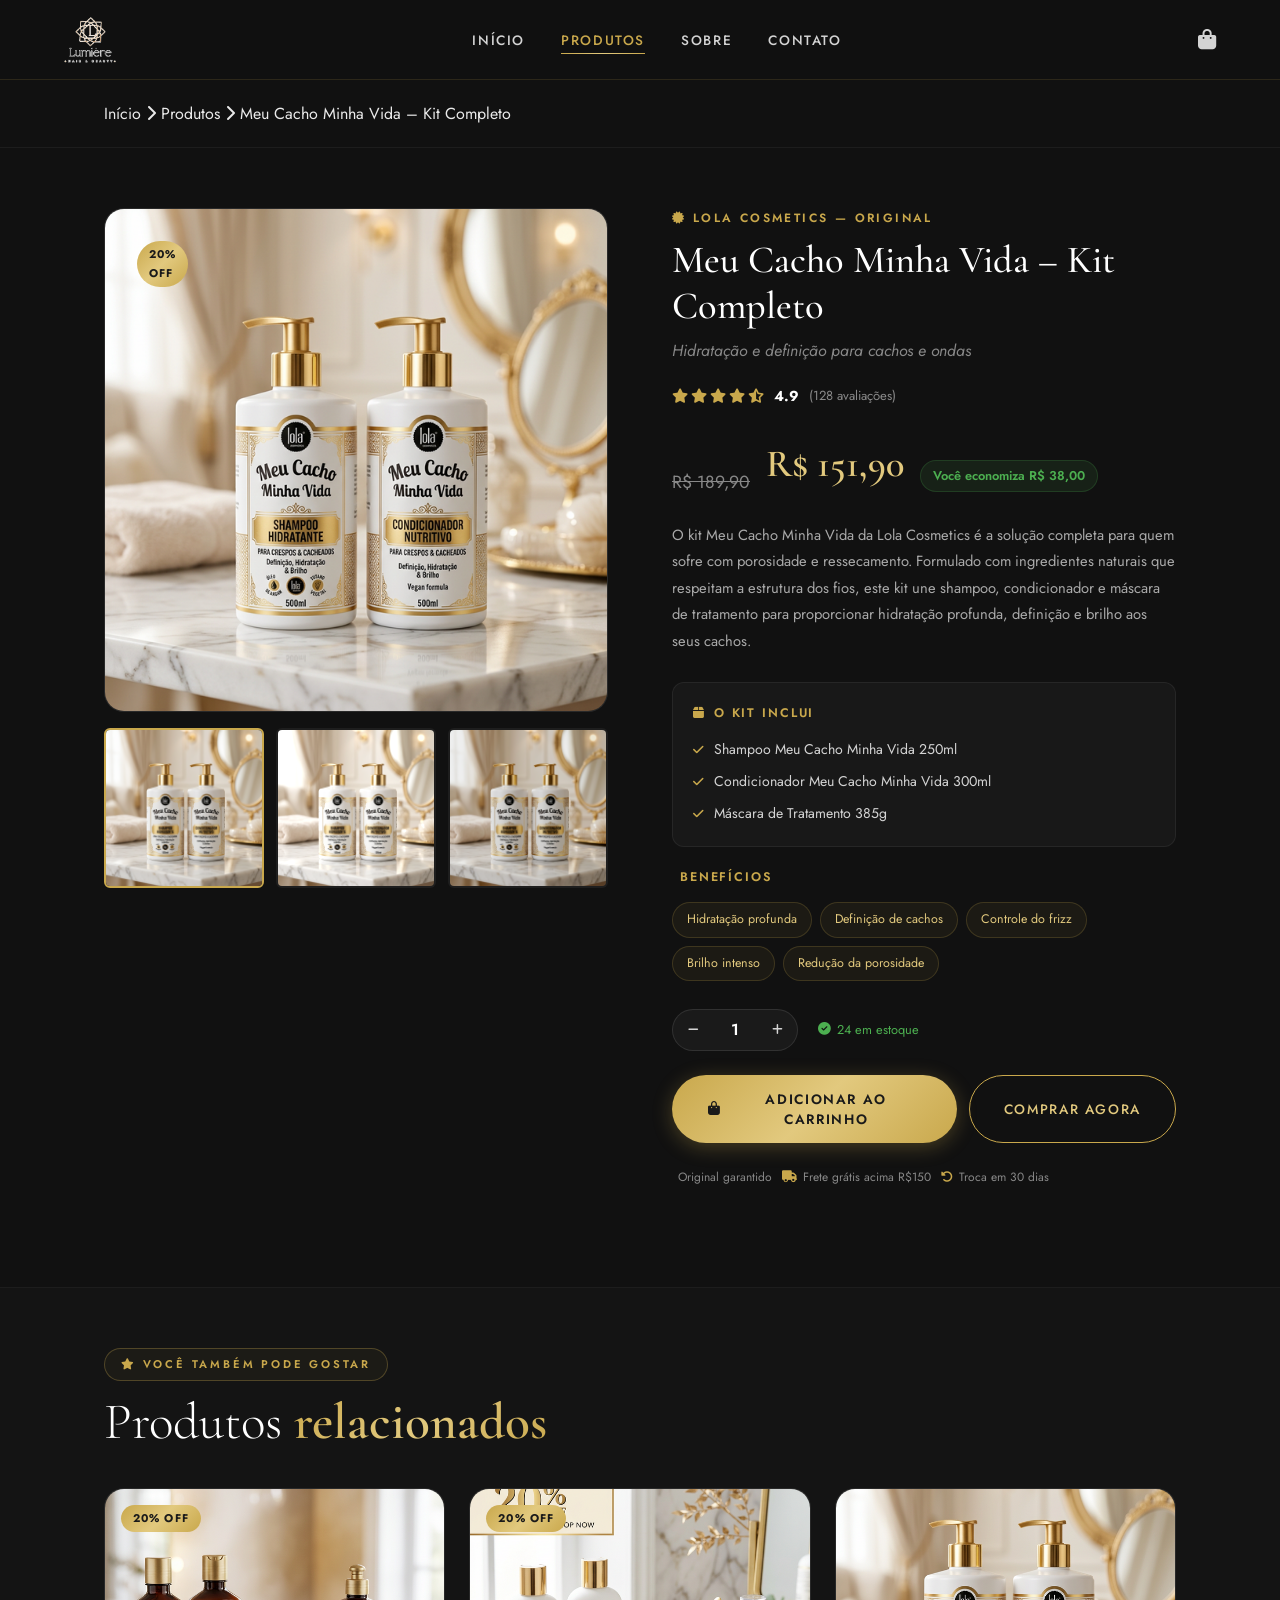
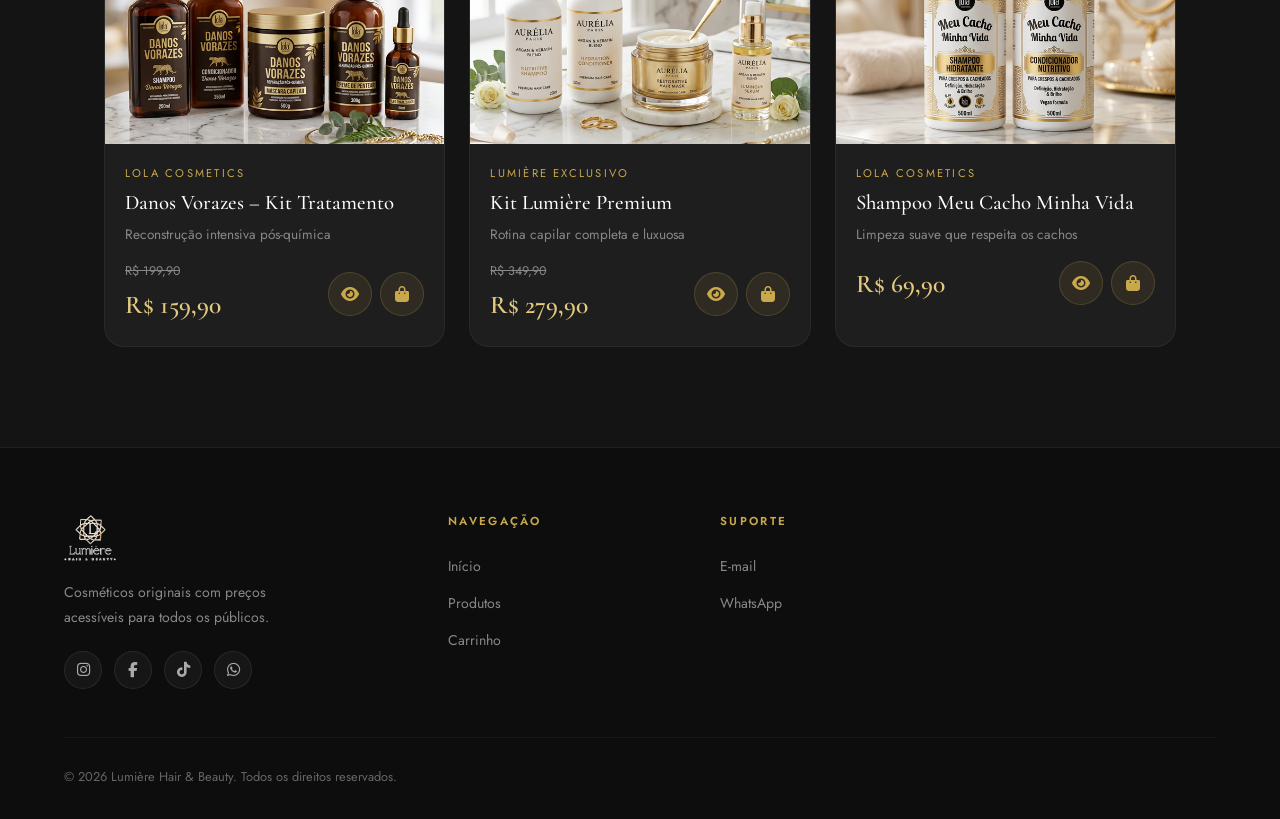
<file: product.html>
<!DOCTYPE html>
<html lang="pt-BR">

<head>
  <meta charset="UTF-8">
  <meta name="viewport" content="width=device-width, initial-scale=1.0">
  <meta name="description"
    content="Detalhes do produto – Lumière Hair & Beauty. Cosméticos originais da Lola Cosmetics.">
  <title>Produto | Lumière Hair & Beauty</title>
  <link rel="icon" type="image/x-icon" href="assets/icon.ico">
  <link rel="shortcut icon" href="assets/icon.ico">
  <link rel="stylesheet" href="css/style.css">
  <link rel="stylesheet" href="css/product.css">
  <link rel="stylesheet" href="https://cdnjs.cloudflare.com/ajax/libs/font-awesome/6.5.0/css/all.min.css">
</head>

<body>

  <!-- NAVBAR -->
  <nav class="navbar" id="navbar">
    <a href="index.html"><img src="assets/logo.png" alt="Lumière Hair & Beauty" class="navbar-logo"></a>
    <ul class="navbar-links">
      <li><a href="index.html">Início</a></li>
      <li><a href="products.html" class="active">Produtos</a></li>
      <li><a href="index.html#sobre">Sobre</a></li>
      <li><a href="index.html#contato">Contato</a></li>
    </ul>
    <div class="navbar-actions">
      <button class="cart-btn" onclick="window.location.href='cart.html'" aria-label="Ver carrinho" id="cart-nav-btn">
        <i class="fa-solid fa-bag-shopping"></i>
        <span class="cart-badge" id="cart-count">0</span>
      </button>
      <button class="hamburger" id="hamburger-btn" aria-label="Abrir menu" aria-expanded="false">
        <span></span><span></span><span></span>
      </button>
    </div>
  </nav>
  <div class="mobile-nav" id="mobile-nav">
    <a href="index.html">Início</a>
    <a href="products.html">Produtos</a>
    <a href="index.html#sobre">Sobre</a>
    <a href="cart.html"><i class="fa-solid fa-bag-shopping"></i> Carrinho</a>
  </div>

  <main class="product-detail-page">

    <!-- BREADCRUMB -->
    <div class="product-breadcrumb">
      <div class="container">
        <nav aria-label="Breadcrumb" class="breadcrumb">
          <a href="index.html">Início</a>
          <i class="fa-solid fa-chevron-right"></i>
          <a href="products.html">Produtos</a>
          <i class="fa-solid fa-chevron-right"></i>
          <span id="breadcrumb-product-name">Carregando...</span>
        </nav>
      </div>
    </div>

    <!-- PRODUCT DETAILS -->
    <section class="product-detail-section">
      <div class="container">
        <div class="product-detail-grid" id="product-detail-content">
          <!-- Populated by JS -->
          <div class="detail-skeleton" aria-label="Carregando produto">
            <div class="skeleton-img"></div>
            <div class="skeleton-text">
              <div class="skeleton-line w40"></div>
              <div class="skeleton-line w70"></div>
              <div class="skeleton-line w30"></div>
              <div class="skeleton-line w100"></div>
              <div class="skeleton-line w100"></div>
              <div class="skeleton-line w60"></div>
              <div class="skeleton-line w50"></div>
            </div>
          </div>
        </div>
      </div>
    </section>

    <!-- PRODUTOS RELACIONADOS -->
    <section class="related-section">
      <div class="container">
        <div style="margin-bottom: 36px;">
          <span class="section-tag"><i class="fa-solid fa-star"></i> Você também pode gostar</span>
          <h2 class="section-title">Produtos <strong>relacionados</strong></h2>
        </div>
        <div class="products-grid" id="related-grid">
          <!-- Populated by JS -->
        </div>
      </div>
    </section>

  </main>

  <!-- FOOTER -->
  <footer>
    <div class="footer-grid">
      <div class="footer-brand">
        <img src="assets/logo.png" alt="Lumière Hair & Beauty" class="footer-brand-logo">
        <p>Cosméticos originais com preços acessíveis para todos os públicos.</p>
        <div class="footer-social">
          <a href="#" aria-label="Instagram"><i class="fa-brands fa-instagram"></i></a>
          <a href="#" aria-label="Facebook"><i class="fa-brands fa-facebook-f"></i></a>
          <a href="#" aria-label="TikTok"><i class="fa-brands fa-tiktok"></i></a>
          <a href="#" aria-label="WhatsApp"><i class="fa-brands fa-whatsapp"></i></a>
        </div>
      </div>
      <div>
        <p class="footer-col-title">Navegação</p>
        <ul class="footer-links">
          <li><a href="index.html">Início</a></li>
          <li><a href="products.html">Produtos</a></li>
          <li><a href="cart.html">Carrinho</a></li>
        </ul>
      </div>
      <div>
        <p class="footer-col-title">Suporte</p>
        <ul class="footer-links">
          <li><a href="mailto:contato@lumierehair.com.br">E-mail</a></li>
          <li><a href="tel:+5511999999999">WhatsApp</a></li>
        </ul>
      </div>
      <div></div>
    </div>
    <div class="footer-bottom">
      <p>&copy; 2026 Lumière Hair & Beauty. Todos os direitos reservados.</p>
    </div>
  </footer>

  <div id="toast-container" role="alert" aria-live="polite"></div>

  <script src="js/script.js"></script>
  <script>
    const PRODUCTS_DB = {
      1: {
        id: 1, brand: 'Lola Cosmetics', name: 'Meu Cacho Minha Vida – Kit Completo',
        tagline: 'Hidratação e definição para cachos e ondas',
        desc: 'O kit Meu Cacho Minha Vida da Lola Cosmetics é a solução completa para quem sofre com porosidade e ressecamento. Formulado com ingredientes naturais que respeitam a estrutura dos fios, este kit une shampoo, condicionador e máscara de tratamento para proporcionar hidratação profunda, definição e brilho aos seus cachos.',
        price: 151.90, originalPrice: 189.90, discount: 20,
        img: 'assets/produto_cacho.png', category: 'cacho',
        benefits: ['Hidratação profunda', 'Definição de cachos', 'Controle do frizz', 'Brilho intenso', 'Redução da porosidade'],
        includes: ['Shampoo Meu Cacho Minha Vida 250ml', 'Condicionador Meu Cacho Minha Vida 300ml', 'Máscara de Tratamento 385g'],
        rating: 4.9, reviews: 128, stock: 24,
        tags: ['cabelos cacheados', 'ondulados', 'porosidade', 'ressecamento']
      },
      2: {
        id: 2, brand: 'Lola Cosmetics', name: 'Danos Vorazes – Kit Tratamento',
        tagline: 'Reconstrução intensiva pós-química',
        desc: 'A linha Danos Vorazes da Lola Cosmetics foi desenvolvida especialmente para quem passou por processos químicos como coloração, alisamento ou permanente. Com ativos reparadores de alta tecnologia, este kit reconstrói o interior do fio, restaura a elasticidade e proporciona maciez e brilho incomparáveis.',
        price: 159.90, originalPrice: 199.90, discount: 20,
        img: 'assets/produto_danos.png', category: 'quimica',
        benefits: ['Reconstrução do fio', 'Restaura elasticidade', 'Anti-quebra', 'Nutrição profunda', 'Reduz pontas duplas'],
        includes: ['Shampoo Danos Vorazes 250ml', 'Condicionador Danos Vorazes 300ml', 'Máscara Danos Vorazes 385g'],
        rating: 4.8, reviews: 96, stock: 18,
        tags: ['pós-química', 'coloração', 'alisamento', 'cabelo danificado']
      },
      3: {
        id: 3, brand: 'Lumière Exclusivo', name: 'Kit Lumière Premium',
        tagline: 'Rotina capilar completa e luxuosa',
        desc: 'O Kit Lumière Premium é uma curadoria especial da nossa equipe com os melhores produtos para uma rotina capilar completa. Inclui produtos das linhas mais vendidas da Lola Cosmetics, selecionados para proporcionar hidratação, nutrição e brilho em um único kit exclusivo.',
        price: 279.90, originalPrice: 349.90, discount: 20,
        img: 'assets/kit_promocional.png', category: 'kit',
        benefits: ['Rotina completa', 'Hidratação', 'Nutrição', 'Reconstrução', 'Finalização'],
        includes: ['Shampoo Meu Cacho Minha Vida 250ml', 'Condicionador Danos Vorazes 300ml', 'Máscara Meu Cacho 385g', 'Leave-in finalizador 200ml', 'Embalagem exclusiva Lumière'],
        rating: 5.0, reviews: 42, stock: 10,
        tags: ['kit completo', 'presente', 'rotina capilar', 'luxo acessível']
      },
      4: {
        id: 4, brand: 'Lola Cosmetics', name: 'Shampoo Meu Cacho Minha Vida',
        tagline: 'Limpeza suave que respeita os cachos',
        desc: 'O Shampoo Meu Cacho Minha Vida da Lola Cosmetics limpa os fios com delicadeza, sem remover os óleos naturais essenciais para a saúde dos cachos. Enriquecido com manteiga de karité e proteínas vegetais.',
        price: 69.90, originalPrice: null, discount: 0,
        img: 'assets/produto_cacho.png', category: 'cacho',
        benefits: ['Limpeza suave', 'Mantém óleos naturais', 'Cachos definidos', 'Sem sulfatos agressivos'],
        includes: ['Shampoo 250ml'],
        rating: 4.7, reviews: 215, stock: 50,
        tags: ['shampoo', 'cachos', 'low poo', 'sem sulfato']
      },
      5: {
        id: 5, brand: 'Lola Cosmetics', name: 'Condicionador Meu Cacho Minha Vida',
        tagline: 'Amacia, define e controla o frizz',
        desc: 'O Condicionador Meu Cacho Minha Vida amacia e desembaraça os fios com facilidade, enquanto define os cachos e controla o frizz. Fórmula rica em ativos hidratantes e umectantes para cachos sempre lindos.',
        price: 75.90, originalPrice: null, discount: 0,
        img: 'assets/produto_cacho.png', category: 'cacho',
        benefits: ['Desembaraça fácil', 'Define cachos', 'Controla frizz', 'Hidratação duradoura'],
        includes: ['Condicionador 300ml'],
        rating: 4.8, reviews: 180, stock: 45,
        tags: ['condicionador', 'cachos', 'ondulados', 'frizz']
      },
      6: {
        id: 6, brand: 'Lola Cosmetics', name: 'Máscara Danos Vorazes',
        tagline: 'Tratamento intensivo pós-química',
        desc: 'A Máscara Danos Vorazes é o tratamento mais intenso da linha para reparação de fios altamente danificados. Seu complexo de proteínas penetra no interior do fio, restaurando a estrutura de dentro para fora.',
        price: 89.90, originalPrice: null, discount: 0,
        img: 'assets/produto_danos.png', category: 'quimica',
        benefits: ['Reparação intensa', 'Reconstrução do córtex', 'Maciez extrema', 'Reduz porosidade', 'Brilho espelhado'],
        includes: ['Máscara de tratamento 385g'],
        rating: 4.9, reviews: 143, stock: 32,
        tags: ['máscara', 'pós-química', 'reconstrução', 'tratamento intensivo']
      },
      7: {
        id: 7, brand: 'Lola Cosmetics', name: 'Shampoo Danos Vorazes',
        tagline: 'Limpeza com ativos reparadores',
        desc: 'O Shampoo Danos Vorazes prepara o fio para o tratamento pós-química com uma limpeza suave que inclui ativos reparadores. Remove impurezas sem agredir os fios já fragilizados.',
        price: 72.90, originalPrice: null, discount: 0,
        img: 'assets/produto_danos.png', category: 'quimica',
        benefits: ['Limpeza gentil', 'Ativos reparadores', 'Prepara para tratamento', 'Sem agressão'],
        includes: ['Shampoo 250ml'],
        rating: 4.7, reviews: 98, stock: 40,
        tags: ['shampoo', 'pós-química', 'fio danificado', 'restauração']
      },
      8: {
        id: 8, brand: 'Lumière Exclusivo', name: 'Kit Econômico Duo',
        tagline: 'O essencial para o seu cabelo',
        desc: 'O Kit Econômico Duo reúne shampoo e condicionador de uma das linhas Lola à sua escolha — Meu Cacho Minha Vida ou Danos Vorazes. Ideal para quem quer começar a cuidar do cabelo sem gastar muito.',
        price: 139.80, originalPrice: 174.80, discount: 20,
        img: 'assets/kit_promocional.png', category: 'kit',
        benefits: ['Custo-benefício', 'Linha à escolha', 'Prático', 'Dupla ação'],
        includes: ['Shampoo Lola 250ml (à escolha)', 'Condicionador Lola 300ml (à escolha)'],
        rating: 4.6, reviews: 67, stock: 28,
        tags: ['kit', 'econômico', 'shampoo', 'condicionador']
      }
    };

    function renderProduct() {
      const params = new URLSearchParams(window.location.search);
      const id = parseInt(params.get('id')) || 1;
      const p = PRODUCTS_DB[id];
      if (!p) return;

      document.title = `${p.name} | Lumière Hair & Beauty`;
      document.getElementById('breadcrumb-product-name').textContent = p.name;

      const saveAmt = p.originalPrice ? (p.originalPrice - p.price).toFixed(2) : null;

      document.getElementById('product-detail-content').innerHTML = `
        <div class="detail-gallery">
          <div class="gallery-main">
            <img src="${p.img}" alt="${p.name}" id="main-product-img">
            ${p.discount > 0 ? `<div class="gallery-badge"><span class="product-card-badge badge-promo">${p.discount}% OFF</span></div>` : ''}
          </div>
          <div class="gallery-thumbs">
            <button class="thumb active" onclick="changeImg(this, '${p.img}')" aria-label="Ver imagem principal">
              <img src="${p.img}" alt="${p.name}">
            </button>
            <button class="thumb" onclick="changeImg(this, '${p.img}')" aria-label="Ver imagem do produto">
              <img src="${p.img}" alt="${p.name}" style="filter: brightness(1.1) saturate(0.8);">
            </button>
            <button class="thumb" onclick="changeImg(this, '${p.img}')" aria-label="Ver detalhe do produto">
              <img src="${p.img}" alt="${p.name}" style="filter: brightness(0.9) contrast(1.1);">
            </button>
          </div>
        </div>

        <div class="detail-info">
          <p class="detail-brand"><i class="fa-solid fa-certificate"></i> ${p.brand} — Original</p>
          <h1 class="detail-name">${p.name}</h1>
          <p class="detail-tagline">${p.tagline}</p>

          <div class="detail-rating">
            <div class="rating-stars" role="img" aria-label="${p.rating} estrelas de 5">
              ${'<i class="fa-solid fa-star"></i>'.repeat(Math.floor(p.rating))}
              ${p.rating % 1 ? '<i class="fa-solid fa-star-half-stroke"></i>' : ''}
            </div>
            <span class="rating-num">${p.rating}</span>
            <span class="rating-count">(${p.reviews} avaliações)</span>
          </div>

          <div class="detail-price-group">
            ${p.originalPrice ? `<span class="price-original">R$ ${p.originalPrice.toFixed(2).replace('.', ',')}</span>` : ''}
            <span class="price-current">R$ ${p.price.toFixed(2).replace('.', ',')}</span>
            ${saveAmt ? `<span class="price-save">Você economiza R$ ${parseFloat(saveAmt).toFixed(2).replace('.', ',')}</span>` : ''}
          </div>

          <p class="detail-desc">${p.desc}</p>

          <div class="detail-includes">
            <h3><i class="fa-solid fa-box"></i> O kit inclui</h3>
            <ul>
              ${p.includes.map(inc => `<li><i class="fa-solid fa-check"></i> ${inc}</li>`).join('')}
            </ul>
          </div>

          <div class="detail-benefits">
            <h3><i class="fa-solid fa-sparkles"></i> Benefícios</h3>
            <div class="benefits-grid">
              ${p.benefits.map(b => `<span class="benefit-tag">${b}</span>`).join('')}
            </div>
          </div>

          <div class="detail-qty-row">
            <div class="qty-selector" role="group" aria-label="Quantidade">
              <button class="qty-btn" id="qty-minus" onclick="changeQty(-1)" aria-label="Diminuir quantidade">
                <i class="fa-solid fa-minus"></i>
              </button>
              <input type="number" class="qty-input" id="qty-input" value="1" min="1" max="${p.stock}" readonly aria-label="Quantidade">
              <button class="qty-btn" id="qty-plus" onclick="changeQty(1)" aria-label="Aumentar quantidade">
                <i class="fa-solid fa-plus"></i>
              </button>
            </div>
            <span class="stock-info"><i class="fa-solid fa-circle-check"></i> ${p.stock} em estoque</span>
          </div>

          <div class="detail-actions">
            <button class="btn-primary" id="add-to-cart-btn" style="flex:1;"
              onclick="addProductToCart(${JSON.stringify(p).replace(/"/g, '&quot;')})">
              <i class="fa-solid fa-bag-shopping"></i> Adicionar ao Carrinho
            </button>
            <button class="btn-secondary" id="buy-now-btn"
              onclick="buyNow(${JSON.stringify(p).replace(/"/g, '&quot;')})">
              Comprar Agora
            </button>
          </div>

          <div class="detail-chips">
            <span class="chip"><i class="fa-solid fa-shield-check"></i> Original garantido</span>
            <span class="chip"><i class="fa-solid fa-truck"></i> Frete grátis acima R$150</span>
            <span class="chip"><i class="fa-solid fa-rotate-left"></i> Troca em 30 dias</span>
          </div>
        </div>
      `;

      // Related products
      const related = Object.values(PRODUCTS_DB).filter(q => q.id !== id).slice(0, 3);
      document.getElementById('related-grid').innerHTML = related.map(q => `
        <article class="product-card" id="related-${q.id}">
          ${q.discount > 0 ? '<span class="product-card-badge badge-promo">' + q.discount + '% OFF</span>' : ''}
          <div style="overflow:hidden;">
            <img src="${q.img}" alt="${q.name}" class="product-card-img">
          </div>
          <div class="product-card-body">
            <p class="product-card-brand">${q.brand}</p>
            <h3 class="product-card-name">${q.name}</h3>
            <p class="product-card-desc">${q.tagline}</p>
            <div class="product-card-footer">
              <div class="price-group">
                ${q.originalPrice ? `<span class="price-original">R$ ${q.originalPrice.toFixed(2).replace('.', ',')}</span>` : ''}
                <span class="price-current">R$ ${q.price.toFixed(2).replace('.', ',')}</span>
              </div>
              <div style="display:flex;gap:8px;">
                <a href="product.html?id=${q.id}" class="btn-icon" aria-label="Ver detalhes de ${q.name}"><i class="fa-solid fa-eye"></i></a>
                <button class="btn-icon" aria-label="Adicionar ao carrinho"
                  onclick="addToCart({id:${q.id}, name:'${q.name}', brand:'${q.brand}', price:${q.price}, img:'${q.img}'})">
                  <i class="fa-solid fa-bag-shopping"></i>
                </button>
              </div>
            </div>
          </div>
        </article>
      `).join('');
    }

    function changeImg(btn, src) {
      document.getElementById('main-product-img').src = src;
      document.querySelectorAll('.thumb').forEach(t => t.classList.remove('active'));
      btn.classList.add('active');
    }

    function changeQty(delta) {
      const input = document.getElementById('qty-input');
      const val = parseInt(input.value) + delta;
      if (val < 1 || val > parseInt(input.max)) return;
      input.value = val;
    }

    function addProductToCart(product) {
      const qty = parseInt(document.getElementById('qty-input').value);
      for (let i = 0; i < qty; i++) {
        addToCart({ id: product.id, name: product.name, brand: product.brand, price: product.price, img: product.img });
      }
    }

    function buyNow(product) {
      addProductToCart(product);
      window.location.href = 'cart.html';
    }

    renderProduct();
  </script>
</body>

</html>
</file>
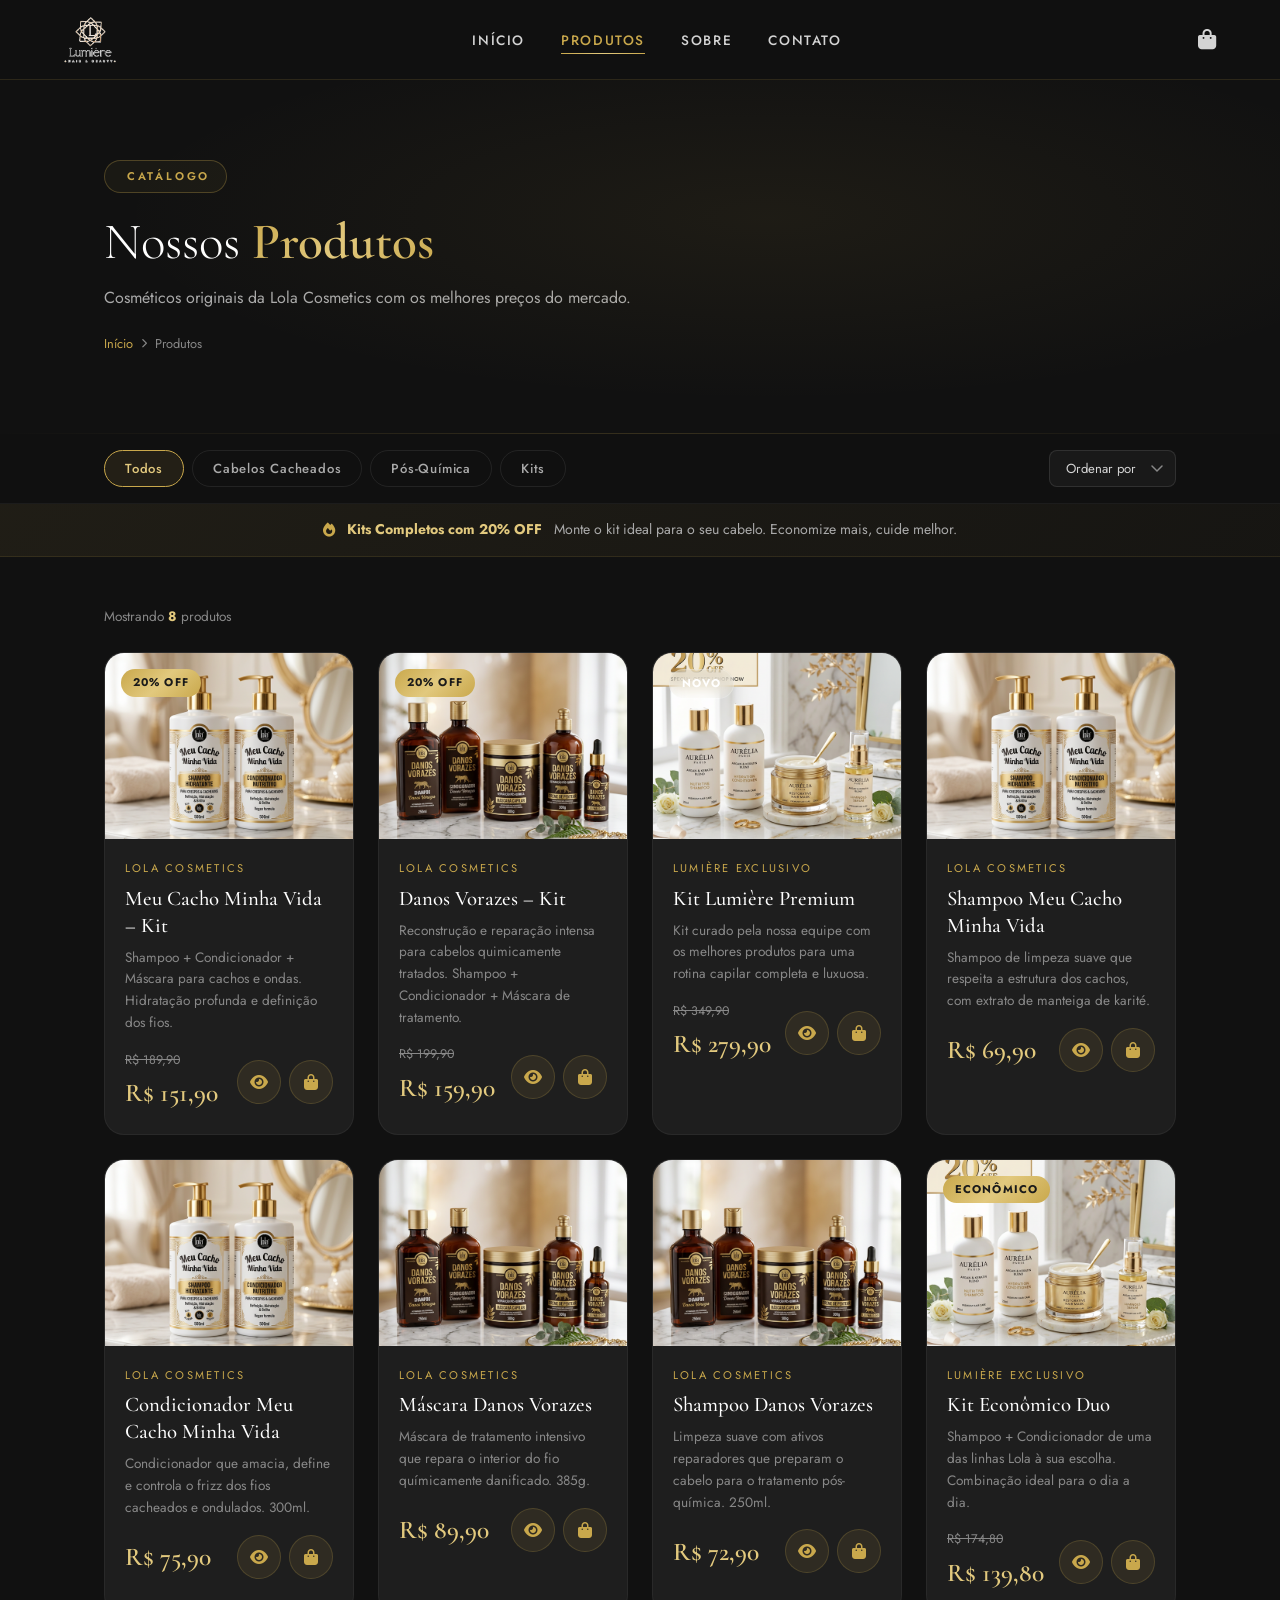
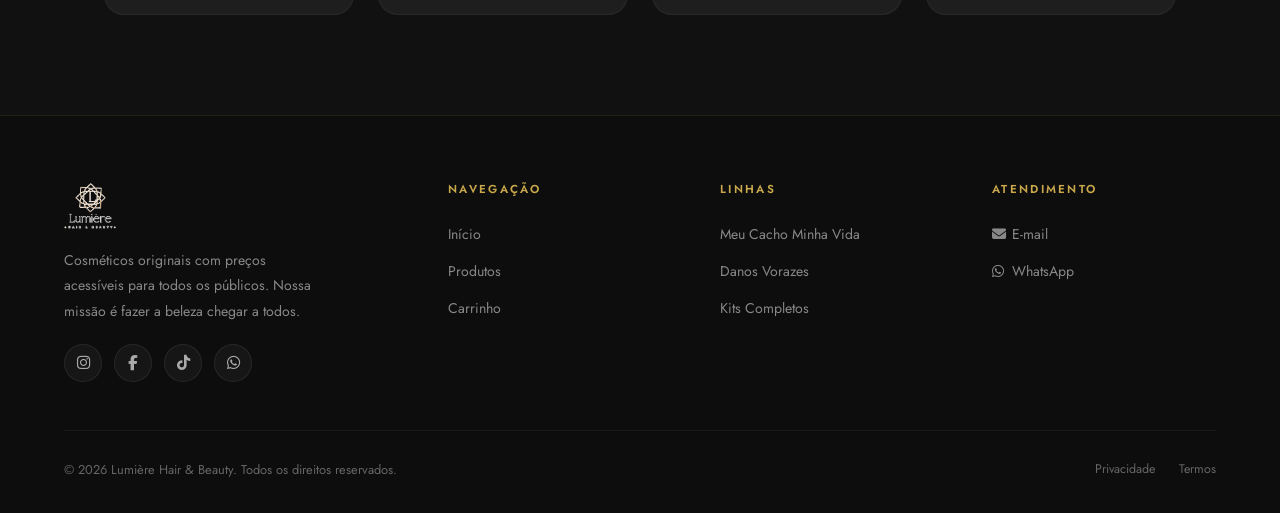
<file: products.html>
<!DOCTYPE html>
<html lang="pt-BR">

<head>
    <meta charset="UTF-8">
    <meta name="viewport" content="width=device-width, initial-scale=1.0">
    <meta name="description"
        content="Catálogo de produtos Lumière Hair & Beauty – Cosméticos originais da Lola Cosmetics com preço acessível.">
    <title>Produtos | Lumière Hair & Beauty</title>
    <link rel="icon" type="image/x-icon" href="assets/icon.ico">
    <link rel="shortcut icon" href="assets/icon.ico">
    <link rel="stylesheet" href="css/style.css">
    <link rel="stylesheet" href="css/products.css">
    <link rel="stylesheet" href="https://cdnjs.cloudflare.com/ajax/libs/font-awesome/6.5.0/css/all.min.css">
</head>

<body>

    <!-- NAVBAR -->
    <nav class="navbar" id="navbar">
        <a href="index.html"><img src="assets/logo.png" alt="Lumière Hair & Beauty" class="navbar-logo"></a>
        <ul class="navbar-links">
            <li><a href="index.html">Início</a></li>
            <li><a href="products.html" class="active">Produtos</a></li>
            <li><a href="index.html#sobre">Sobre</a></li>
            <li><a href="index.html#contato">Contato</a></li>
        </ul>
        <div class="navbar-actions">
            <button class="cart-btn" id="cart-nav-btn" onclick="window.location.href='cart.html'"
                aria-label="Ver carrinho">
                <i class="fa-solid fa-bag-shopping"></i>
                <span class="cart-badge" id="cart-count">0</span>
            </button>
            <button class="hamburger" id="hamburger-btn" aria-label="Abrir menu" aria-expanded="false">
                <span></span><span></span><span></span>
            </button>
        </div>
    </nav>
    <div class="mobile-nav" id="mobile-nav">
        <a href="index.html">Início</a>
        <a href="products.html">Produtos</a>
        <a href="index.html#sobre">Sobre</a>
        <a href="index.html#contato">Contato</a>
        <a href="cart.html"><i class="fa-solid fa-bag-shopping"></i> Carrinho</a>
    </div>

    <!-- PAGE HEADER -->
    <div class="page-header">
        <div class="page-header-bg" aria-hidden="true"></div>
        <div class="container">
            <span class="section-tag"><i class="fa-solid fa-sparkles"></i> Catálogo</span>
            <h1 class="section-title">Nossos <strong>Produtos</strong></h1>
            <p class="section-subtitle">Cosméticos originais da Lola Cosmetics com os melhores preços do mercado.</p>
            <nav class="breadcrumb" aria-label="Breadcrumb">
                <a href="index.html">Início</a>
                <i class="fa-solid fa-chevron-right"></i>
                <span>Produtos</span>
            </nav>
        </div>
    </div>

    <!-- FILTER BAR -->
    <div class="filter-bar">
        <div class="container">
            <div class="filter-inner">
                <div class="filter-tabs" role="tablist" aria-label="Filtro de categorias">
                    <button class="filter-tab active" role="tab" aria-selected="true" data-filter="all"
                        id="tab-all">Todos</button>
                    <button class="filter-tab" role="tab" aria-selected="false" data-filter="cacho"
                        id="tab-cacho">Cabelos Cacheados</button>
                    <button class="filter-tab" role="tab" aria-selected="false" data-filter="quimica"
                        id="tab-quimica">Pós-Química</button>
                    <button class="filter-tab" role="tab" aria-selected="false" data-filter="kit"
                        id="tab-kit">Kits</button>
                </div>
                <div class="filter-sort">
                    <label for="sort-select" class="visually-hidden">Ordenar por</label>
                    <select id="sort-select" aria-label="Ordenar produtos por">
                        <option value="default">Ordenar por</option>
                        <option value="price-asc">Menor preço</option>
                        <option value="price-desc">Maior preço</option>
                        <option value="name">Nome A–Z</option>
                    </select>
                </div>
            </div>
        </div>
    </div>

    <!-- PROMO BANNER STRIP -->
    <div class="promo-strip" id="kits">
        <div class="container">
            <div class="promo-strip-inner">
                <i class="fa-solid fa-fire"></i>
                <strong>Kits Completos com 20% OFF</strong>
                <span>Monte o kit ideal para o seu cabelo. Economize mais, cuide melhor.</span>
            </div>
        </div>
    </div>

    <!-- PRODUCTS LISTING -->
    <main class="products-main">
        <div class="container">
            <div class="products-count" id="products-count" aria-live="polite">Mostrando <strong>8</strong> produtos
            </div>
            <div class="products-grid" id="products-grid">

                <!-- Produto 1 -->
                <article class="product-card" data-category="cacho" data-price="151.90"
                    data-name="Meu Cacho Minha Vida Kit" id="prod-1">
                    <span class="product-card-badge badge-promo">20% OFF</span>
                    <div style="overflow:hidden;">
                        <img src="assets/produto_cacho.png" alt="Kit Meu Cacho Minha Vida - Lola Cosmetics"
                            class="product-card-img">
                    </div>
                    <div class="product-card-body">
                        <p class="product-card-brand">Lola Cosmetics</p>
                        <h2 class="product-card-name">Meu Cacho Minha Vida – Kit</h2>
                        <p class="product-card-desc">Shampoo + Condicionador + Máscara para cachos e ondas. Hidratação
                            profunda e definição dos fios.</p>
                        <div class="product-card-footer">
                            <div class="price-group">
                                <span class="price-original">R$ 189,90</span>
                                <span class="price-current">R$ 151,90</span>
                            </div>
                            <div style="display:flex;gap:8px;">
                                <a href="product.html?id=1" class="btn-icon" title="Ver detalhes"
                                    aria-label="Ver detalhes de Meu Cacho Minha Vida Kit"><i
                                        class="fa-solid fa-eye"></i></a>
                                <button class="btn-icon" title="Adicionar ao carrinho"
                                    aria-label="Adicionar ao carrinho"
                                    onclick="addToCart({id:1, name:'Meu Cacho Minha Vida Kit', brand:'Lola Cosmetics', price:151.90, img:'assets/produto_cacho.png'})">
                                    <i class="fa-solid fa-bag-shopping"></i>
                                </button>
                            </div>
                        </div>
                    </div>
                </article>

                <!-- Produto 2 -->
                <article class="product-card" data-category="quimica" data-price="159.90" data-name="Danos Vorazes Kit"
                    id="prod-2">
                    <span class="product-card-badge badge-promo">20% OFF</span>
                    <div style="overflow:hidden;">
                        <img src="assets/produto_danos.png" alt="Kit Danos Vorazes - Lola Cosmetics" class="product-card-img">
                    </div>
                    <div class="product-card-body">
                        <p class="product-card-brand">Lola Cosmetics</p>
                        <h2 class="product-card-name">Danos Vorazes – Kit</h2>
                        <p class="product-card-desc">Reconstrução e reparação intensa para cabelos quimicamente
                            tratados. Shampoo + Condicionador + Máscara de tratamento.</p>
                        <div class="product-card-footer">
                            <div class="price-group">
                                <span class="price-original">R$ 199,90</span>
                                <span class="price-current">R$ 159,90</span>
                            </div>
                            <div style="display:flex;gap:8px;">
                                <a href="product.html?id=2" class="btn-icon" title="Ver detalhes"
                                    aria-label="Ver detalhes de Danos Vorazes Kit"><i class="fa-solid fa-eye"></i></a>
                                <button class="btn-icon" title="Adicionar ao carrinho"
                                    aria-label="Adicionar ao carrinho"
                                    onclick="addToCart({id:2, name:'Danos Vorazes Kit', brand:'Lola Cosmetics', price:159.90, img:'assets/produto_danos.png'})">
                                    <i class="fa-solid fa-bag-shopping"></i>
                                </button>
                            </div>
                        </div>
                    </div>
                </article>

                <!-- Produto 3 -->
                <article class="product-card" data-category="kit" data-price="279.90" data-name="Kit Lumière Premium"
                    id="prod-3">
                    <span class="product-card-badge badge-new">Novo</span>
                    <div style="overflow:hidden;">
                        <img src="assets/kit_promocional.png" alt="Kit Lumière Premium" class="product-card-img">
                    </div>
                    <div class="product-card-body">
                        <p class="product-card-brand">Lumière Exclusivo</p>
                        <h2 class="product-card-name">Kit Lumière Premium</h2>
                        <p class="product-card-desc">Kit curado pela nossa equipe com os melhores produtos para uma
                            rotina capilar completa e luxuosa.</p>
                        <div class="product-card-footer">
                            <div class="price-group">
                                <span class="price-original">R$ 349,90</span>
                                <span class="price-current">R$ 279,90</span>
                            </div>
                            <div style="display:flex;gap:8px;">
                                <a href="product.html?id=3" class="btn-icon" title="Ver detalhes"
                                    aria-label="Ver detalhes do Kit Lumière Premium"><i class="fa-solid fa-eye"></i></a>
                                <button class="btn-icon" title="Adicionar ao carrinho"
                                    aria-label="Adicionar ao carrinho"
                                    onclick="addToCart({id:3, name:'Kit Lumière Premium', brand:'Lumière Exclusivo', price:279.90, img:'assets/kit_promocional.png'})">
                                    <i class="fa-solid fa-bag-shopping"></i>
                                </button>
                            </div>
                        </div>
                    </div>
                </article>

                <!-- Produto 4 -->
                <article class="product-card" data-category="cacho" data-price="69.90" data-name="Shampoo Meu Cacho"
                    id="prod-4">
                    <div style="overflow:hidden;">
                        <img src="assets/produto_cacho.png" alt="Shampoo Meu Cacho Minha Vida" class="product-card-img">
                    </div>
                    <div class="product-card-body">
                        <p class="product-card-brand">Lola Cosmetics</p>
                        <h2 class="product-card-name">Shampoo Meu Cacho Minha Vida</h2>
                        <p class="product-card-desc">Shampoo de limpeza suave que respeita a estrutura dos cachos, com
                            extrato de manteiga de karité.</p>
                        <div class="product-card-footer">
                            <div class="price-group">
                                <span class="price-original"></span>
                                <span class="price-current">R$ 69,90</span>
                            </div>
                            <div style="display:flex;gap:8px;">
                                <a href="product.html?id=4" class="btn-icon" title="Ver detalhes"
                                    aria-label="Ver detalhes do Shampoo Meu Cacho"><i class="fa-solid fa-eye"></i></a>
                                <button class="btn-icon" title="Adicionar ao carrinho"
                                    aria-label="Adicionar ao carrinho"
                                    onclick="addToCart({id:4, name:'Shampoo Meu Cacho Minha Vida', brand:'Lola Cosmetics', price:69.90, img:'assets/produto_cacho.png'})">
                                    <i class="fa-solid fa-bag-shopping"></i>
                                </button>
                            </div>
                        </div>
                    </div>
                </article>

                <!-- Produto 5 -->
                <article class="product-card" data-category="cacho" data-price="75.90"
                    data-name="Condicionador Meu Cacho" id="prod-5">
                    <div style="overflow:hidden;">
                        <img src="assets/produto_cacho.png" alt="Condicionador Meu Cacho Minha Vida" class="product-card-img">
                    </div>
                    <div class="product-card-body">
                        <p class="product-card-brand">Lola Cosmetics</p>
                        <h2 class="product-card-name">Condicionador Meu Cacho Minha Vida</h2>
                        <p class="product-card-desc">Condicionador que amacia, define e controla o frizz dos fios
                            cacheados e ondulados. 300ml.</p>
                        <div class="product-card-footer">
                            <div class="price-group">
                                <span class="price-original"></span>
                                <span class="price-current">R$ 75,90</span>
                            </div>
                            <div style="display:flex;gap:8px;">
                                <a href="product.html?id=5" class="btn-icon" title="Ver detalhes"
                                    aria-label="Ver detalhes do Condicionador"><i class="fa-solid fa-eye"></i></a>
                                <button class="btn-icon" title="Adicionar ao carrinho"
                                    aria-label="Adicionar ao carrinho"
                                    onclick="addToCart({id:5, name:'Condicionador Meu Cacho Minha Vida', brand:'Lola Cosmetics', price:75.90, img:'assets/produto_cacho.png'})">
                                    <i class="fa-solid fa-bag-shopping"></i>
                                </button>
                            </div>
                        </div>
                    </div>
                </article>

                <!-- Produto 6 -->
                <article class="product-card" data-category="quimica" data-price="89.90"
                    data-name="Máscara Danos Vorazes" id="prod-6">
                    <div style="overflow:hidden;">
                        <img src="assets/produto_danos.png" alt="Máscara Danos Vorazes - Lola Cosmetics"
                            class="product-card-img">
                    </div>
                    <div class="product-card-body">
                        <p class="product-card-brand">Lola Cosmetics</p>
                        <h2 class="product-card-name">Máscara Danos Vorazes</h2>
                        <p class="product-card-desc">Máscara de tratamento intensivo que repara o interior do fio
                            químicamente danificado. 385g.</p>
                        <div class="product-card-footer">
                            <div class="price-group">
                                <span class="price-original"></span>
                                <span class="price-current">R$ 89,90</span>
                            </div>
                            <div style="display:flex;gap:8px;">
                                <a href="product.html?id=6" class="btn-icon" title="Ver detalhes"
                                    aria-label="Ver detalhes da Máscara Danos Vorazes"><i
                                        class="fa-solid fa-eye"></i></a>
                                <button class="btn-icon" title="Adicionar ao carrinho"
                                    aria-label="Adicionar ao carrinho"
                                    onclick="addToCart({id:6, name:'Máscara Danos Vorazes', brand:'Lola Cosmetics', price:89.90, img:'assets/produto_danos.png'})">
                                    <i class="fa-solid fa-bag-shopping"></i>
                                </button>
                            </div>
                        </div>
                    </div>
                </article>

                <!-- Produto 7 -->
                <article class="product-card" data-category="quimica" data-price="72.90"
                    data-name="Shampoo Danos Vorazes" id="prod-7">
                    <div style="overflow:hidden;">
                        <img src="assets/produto_danos.png" alt="Shampoo Danos Vorazes - Lola Cosmetics"
                            class="product-card-img">
                    </div>
                    <div class="product-card-body">
                        <p class="product-card-brand">Lola Cosmetics</p>
                        <h2 class="product-card-name">Shampoo Danos Vorazes</h2>
                        <p class="product-card-desc">Limpeza suave com ativos reparadores que preparam o cabelo para o
                            tratamento pós-química. 250ml.</p>
                        <div class="product-card-footer">
                            <div class="price-group">
                                <span class="price-original"></span>
                                <span class="price-current">R$ 72,90</span>
                            </div>
                            <div style="display:flex;gap:8px;">
                                <a href="product.html?id=7" class="btn-icon" title="Ver detalhes"
                                    aria-label="Ver detalhes do Shampoo Danos Vorazes"><i
                                        class="fa-solid fa-eye"></i></a>
                                <button class="btn-icon" title="Adicionar ao carrinho"
                                    aria-label="Adicionar ao carrinho"
                                    onclick="addToCart({id:7, name:'Shampoo Danos Vorazes', brand:'Lola Cosmetics', price:72.90, img:'assets/produto_danos.png'})">
                                    <i class="fa-solid fa-bag-shopping"></i>
                                </button>
                            </div>
                        </div>
                    </div>
                </article>

                <!-- Produto 8 -->
                <article class="product-card" data-category="kit" data-price="139.80" data-name="Kit Casal Loira"
                    id="prod-8">
                    <span class="product-card-badge badge-promo">ECONÔMICO</span>
                    <div style="overflow:hidden;">
                        <img src="assets/kit_promocional.png" alt="Kit Econômico Casal" class="product-card-img">
                    </div>
                    <div class="product-card-body">
                        <p class="product-card-brand">Lumière Exclusivo</p>
                        <h2 class="product-card-name">Kit Econômico Duo</h2>
                        <p class="product-card-desc">Shampoo + Condicionador de uma das linhas Lola à sua escolha.
                            Combinação ideal para o dia a dia.</p>
                        <div class="product-card-footer">
                            <div class="price-group">
                                <span class="price-original">R$ 174,80</span>
                                <span class="price-current">R$ 139,80</span>
                            </div>
                            <div style="display:flex;gap:8px;">
                                <a href="product.html?id=8" class="btn-icon" title="Ver detalhes"
                                    aria-label="Ver detalhes do Kit Econômico Duo"><i class="fa-solid fa-eye"></i></a>
                                <button class="btn-icon" title="Adicionar ao carrinho"
                                    aria-label="Adicionar ao carrinho"
                                    onclick="addToCart({id:8, name:'Kit Econômico Duo', brand:'Lumière Exclusivo', price:139.80, img:'assets/kit_promocional.png'})">
                                    <i class="fa-solid fa-bag-shopping"></i>
                                </button>
                            </div>
                        </div>
                    </div>
                </article>

            </div>

            <!-- Empty state -->
            <div class="empty-state" id="empty-state" style="display:none;">
                <i class="fa-solid fa-box-open"></i>
                <h3>Nenhum produto encontrado</h3>
                <p>Tente outro filtro ou categoria.</p>
                <button class="btn-secondary" onclick="resetFilters()" id="reset-filters-btn">Ver todos os
                    produtos</button>
            </div>
        </div>
    </main>

    <!-- FOOTER -->
    <footer>
        <div class="footer-grid">
            <div class="footer-brand">
                <img src="assets/logo.png" alt="Lumière Hair & Beauty" class="footer-brand-logo">
                <p>Cosméticos originais com preços acessíveis para todos os públicos. Nossa missão é fazer a beleza
                    chegar a todos.</p>
                <div class="footer-social">
                    <a href="#" aria-label="Instagram"><i class="fa-brands fa-instagram"></i></a>
                    <a href="#" aria-label="Facebook"><i class="fa-brands fa-facebook-f"></i></a>
                    <a href="#" aria-label="TikTok"><i class="fa-brands fa-tiktok"></i></a>
                    <a href="#" aria-label="WhatsApp"><i class="fa-brands fa-whatsapp"></i></a>
                </div>
            </div>
            <div>
                <p class="footer-col-title">Navegação</p>
                <ul class="footer-links">
                    <li><a href="index.html">Início</a></li>
                    <li><a href="products.html">Produtos</a></li>
                    <li><a href="cart.html">Carrinho</a></li>
                </ul>
            </div>
            <div>
                <p class="footer-col-title">Linhas</p>
                <ul class="footer-links">
                    <li><a href="#" onclick="filterByCategory('cacho')">Meu Cacho Minha Vida</a></li>
                    <li><a href="#" onclick="filterByCategory('quimica')">Danos Vorazes</a></li>
                    <li><a href="#" onclick="filterByCategory('kit')">Kits Completos</a></li>
                </ul>
            </div>
            <div>
                <p class="footer-col-title">Atendimento</p>
                <ul class="footer-links">
                    <li><a href="mailto:contato@lumierehair.com.br"><i class="fa-solid fa-envelope"
                                style="width:16px;"></i> E-mail</a></li>
                    <li><a href="tel:+5511999999999"><i class="fa-brands fa-whatsapp" style="width:16px;"></i>
                            WhatsApp</a></li>
                </ul>
            </div>
        </div>
        <div class="footer-bottom">
            <p>&copy; 2026 Lumière Hair & Beauty. Todos os direitos reservados.</p>
            <div class="footer-bottom-links">
                <a href="#">Privacidade</a>
                <a href="#">Termos</a>
            </div>
        </div>
    </footer>

    <div id="toast-container" role="alert" aria-live="polite"></div>

    <script src="js/script.js"></script>
    <script>
        // Filter functionality
        const tabs = document.querySelectorAll('.filter-tab');
        const cards = document.querySelectorAll('.product-card[data-category]');
        const emptyState = document.getElementById('empty-state');
        const countEl = document.getElementById('products-count');
        let currentFilter = 'all';

        tabs.forEach(tab => {
            tab.addEventListener('click', () => {
                tabs.forEach(t => { t.classList.remove('active'); t.setAttribute('aria-selected', 'false'); });
                tab.classList.add('active');
                tab.setAttribute('aria-selected', 'true');
                currentFilter = tab.dataset.filter;
                applyFilters();
            });
        });

        document.getElementById('sort-select').addEventListener('change', applyFilters);

        function applyFilters() {
            const sortVal = document.getElementById('sort-select').value;
            let visible = [];
            cards.forEach(card => {
                const match = currentFilter === 'all' || card.dataset.category === currentFilter;
                card.style.display = match ? '' : 'none';
                if (match) visible.push(card);
            });

            if (sortVal !== 'default') {
                const grid = document.getElementById('products-grid');
                visible.sort((a, b) => {
                    if (sortVal === 'price-asc') return parseFloat(a.dataset.price) - parseFloat(b.dataset.price);
                    if (sortVal === 'price-desc') return parseFloat(b.dataset.price) - parseFloat(a.dataset.price);
                    if (sortVal === 'name') return a.dataset.name.localeCompare(b.dataset.name);
                    return 0;
                });
                visible.forEach(card => grid.appendChild(card));
            }

            emptyState.style.display = visible.length === 0 ? 'flex' : 'none';
            countEl.innerHTML = `Mostrando <strong>${visible.length}</strong> produto${visible.length !== 1 ? 's' : ''}`;
        }

        function filterByCategory(cat) {
            tabs.forEach(t => {
                if (t.dataset.filter === cat) t.click();
            });
            window.scrollTo({ top: document.querySelector('.filter-bar').offsetTop - 80, behavior: 'smooth' });
        }

        function resetFilters() {
            document.querySelector('[data-filter="all"]').click();
        }
    </script>
</body>

</html>
</file>
<file: css/style.css>
/* ========================================
   LUMIÈRE HAIR & BEAUTY - DESIGN SYSTEM
   Paleta: Cinza, Dourado, Branco
   ======================================== */

@import url('https://fonts.googleapis.com/css2?family=Cormorant+Garamond:ital,wght@0,300;0,400;0,500;0,600;0,700;1,300;1,400&family=Jost:wght@300;400;500;600&display=swap');

/* === CSS Variables === */
:root {
  --gold: #C9A84C;
  --gold-light: #E2C97E;
  --gold-dark: #9A7430;
  --gold-gradient: linear-gradient(135deg, #C9A84C, #E2C97E, #C9A84C);
  --gray-100: #F8F8F8;
  --gray-200: #EBEBEB;
  --gray-300: #D4D4D4;
  --gray-400: #AAAAAA;
  --gray-500: #888888;
  --gray-700: #555555;
  --gray-800: #333333;
  --gray-900: #1A1A1A;
  --white: #FFFFFF;
  --bg-dark: #111111;
  --bg-card: #1E1E1E;
  --shadow-sm: 0 2px 8px rgba(0, 0, 0, 0.08);
  --shadow-md: 0 8px 24px rgba(0, 0, 0, 0.15);
  --shadow-lg: 0 16px 48px rgba(0, 0, 0, 0.2);
  --shadow-gold: 0 4px 20px rgba(201, 168, 76, 0.3);
  --radius-sm: 6px;
  --radius-md: 12px;
  --radius-lg: 20px;
  --radius-xl: 32px;
  --transition: all 0.3s cubic-bezier(0.4, 0, 0.2, 1);
  --font-heading: 'Cormorant Garamond', serif;
  --font-body: 'Jost', sans-serif;
}

/* === Reset & Base === */
*,
*::before,
*::after {
  box-sizing: border-box;
  margin: 0;
  padding: 0;
}

html {
  scroll-behavior: smooth;
}

body {
  font-family: var(--font-body);
  background-color: var(--bg-dark);
  color: var(--gray-200);
  line-height: 1.7;
  overflow-x: hidden;
}

a {
  text-decoration: none;
  color: inherit;
}

ul {
  list-style: none;
}

img {
  max-width: 100%;
  display: block;
}

button {
  cursor: pointer;
  border: none;
  outline: none;
  font-family: var(--font-body);
}

/* === Scrollbar === */
::-webkit-scrollbar {
  width: 8px;
}

::-webkit-scrollbar-track {
  background: var(--bg-dark);
}

::-webkit-scrollbar-thumb {
  background: var(--gold-dark);
  border-radius: 4px;
}

/* ========================================
   NAVBAR
   ======================================== */
.navbar {
  position: fixed;
  top: 0;
  left: 0;
  right: 0;
  z-index: 1000;
  display: flex;
  align-items: center;
  justify-content: space-between;
  padding: 0 5%;
  height: 80px;
  background: rgba(17, 17, 17, 0.85);
  backdrop-filter: blur(20px);
  -webkit-backdrop-filter: blur(20px);
  border-bottom: 1px solid rgba(201, 168, 76, 0.15);
  transition: var(--transition);
}

.navbar.scrolled {
  height: 64px;
  background: rgba(17, 17, 17, 0.97);
  box-shadow: 0 4px 30px rgba(0, 0, 0, 0.4);
}

.navbar-logo {
  height: 52px;
  width: auto;
  transition: var(--transition);
}

.navbar.scrolled .navbar-logo {
  height: 42px;
}

.navbar-links {
  display: flex;
  align-items: center;
  gap: 36px;
}

.navbar-links a {
  font-weight: 500;
  font-size: 0.85rem;
  letter-spacing: 0.12em;
  text-transform: uppercase;
  color: var(--gray-300);
  transition: var(--transition);
  position: relative;
  padding-bottom: 4px;
}

.navbar-links a::after {
  content: '';
  position: absolute;
  bottom: 0;
  left: 0;
  width: 0;
  height: 1px;
  background: var(--gold-gradient);
  transition: var(--transition);
}

.navbar-links a:hover {
  color: var(--gold-light);
}

.navbar-links a:hover::after {
  width: 100%;
}

.navbar-links a.active {
  color: var(--gold);
}

.navbar-links a.active::after {
  width: 100%;
}

.navbar-actions {
  display: flex;
  align-items: center;
  gap: 20px;
}

.cart-btn {
  position: relative;
  background: transparent;
  color: var(--gray-300);
  font-size: 1.3rem;
  transition: var(--transition);
  display: flex;
  align-items: center;
  gap: 8px;
}

.cart-btn:hover {
  color: var(--gold);
}

.cart-badge {
  position: absolute;
  top: -8px;
  right: -10px;
  background: var(--gold-gradient);
  color: var(--gray-900);
  font-size: 0.65rem;
  font-weight: 700;
  width: 18px;
  height: 18px;
  border-radius: 50%;
  display: flex;
  align-items: center;
  justify-content: center;
}

.hamburger {
  display: none;
  flex-direction: column;
  gap: 5px;
  background: transparent;
  padding: 4px;
}

.hamburger span {
  width: 24px;
  height: 2px;
  background: var(--gray-300);
  border-radius: 2px;
  transition: var(--transition);
}

/* === Mobile Nav === */
.mobile-nav {
  display: none;
  position: fixed;
  top: 80px;
  left: 0;
  right: 0;
  background: rgba(17, 17, 17, 0.98);
  backdrop-filter: blur(20px);
  padding: 24px 5%;
  z-index: 999;
  border-bottom: 1px solid rgba(201, 168, 76, 0.1);
  flex-direction: column;
  gap: 20px;
}

.mobile-nav.open {
  display: flex;
}

.mobile-nav a {
  font-size: 1rem;
  font-weight: 500;
  letter-spacing: 0.1em;
  text-transform: uppercase;
  color: var(--gray-300);
  padding: 8px 0;
  border-bottom: 1px solid rgba(255, 255, 255, 0.05);
  transition: var(--transition);
}

.mobile-nav a:hover {
  color: var(--gold);
  padding-left: 8px;
}

/* === Gold Divider === */
.gold-divider {
  display: flex;
  align-items: center;
  gap: 16px;
  margin: 12px 0;
}

.gold-divider span {
  flex: 1;
  height: 1px;
  background: var(--gold-gradient);
  opacity: 0.4;
}

.gold-divider i {
  color: var(--gold);
  font-size: 0.7rem;
}

/* ========================================
   BUTTONS
   ======================================== */
.btn-primary {
  display: inline-flex;
  align-items: center;
  gap: 10px;
  padding: 14px 36px;
  background: var(--gold-gradient);
  color: var(--gray-900);
  font-family: var(--font-body);
  font-weight: 600;
  font-size: 0.85rem;
  letter-spacing: 0.12em;
  text-transform: uppercase;
  border-radius: 50px;
  transition: var(--transition);
  box-shadow: var(--shadow-gold);
}

.btn-primary:hover {
  transform: translateY(-2px);
  box-shadow: 0 8px 28px rgba(201, 168, 76, 0.45);
}

.btn-secondary {
  display: inline-flex;
  align-items: center;
  gap: 10px;
  padding: 13px 34px;
  background: transparent;
  color: var(--gold-light);
  font-family: var(--font-body);
  font-weight: 500;
  font-size: 0.85rem;
  letter-spacing: 0.12em;
  text-transform: uppercase;
  border-radius: 50px;
  border: 1px solid var(--gold);
  transition: var(--transition);
}

.btn-secondary:hover {
  background: rgba(201, 168, 76, 0.1);
  transform: translateY(-2px);
}

.btn-icon {
  width: 44px;
  height: 44px;
  border-radius: 50%;
  background: rgba(201, 168, 76, 0.1);
  color: var(--gold);
  display: flex;
  align-items: center;
  justify-content: center;
  font-size: 1rem;
  transition: var(--transition);
  border: 1px solid rgba(201, 168, 76, 0.2);
}

.btn-icon:hover {
  background: var(--gold-gradient);
  color: var(--gray-900);
  transform: scale(1.05);
}

/* ========================================
   SECTION HEADERS
   ======================================== */
.section-tag {
  display: inline-block;
  font-size: 0.7rem;
  font-weight: 600;
  letter-spacing: 0.25em;
  text-transform: uppercase;
  color: var(--gold);
  margin-bottom: 12px;
  padding: 6px 16px;
  border: 1px solid rgba(201, 168, 76, 0.3);
  border-radius: 50px;
  background: rgba(201, 168, 76, 0.05);
}

.section-title {
  font-family: var(--font-heading);
  font-weight: 300;
  font-size: clamp(2rem, 4vw, 3.5rem);
  line-height: 1.15;
  color: var(--white);
  margin-bottom: 20px;
}

.section-title strong {
  font-weight: 600;
  background: var(--gold-gradient);
  -webkit-background-clip: text;
  -webkit-text-fill-color: transparent;
  background-clip: text;
}

.section-subtitle {
  font-size: 1rem;
  color: var(--gray-400);
  max-width: 540px;
  line-height: 1.8;
}

.text-center {
  text-align: center;
}

.text-center .section-subtitle {
  margin: 0 auto;
}

/* ========================================
   CARDS
   ======================================== */
.product-card {
  background: var(--bg-card);
  border-radius: var(--radius-lg);
  overflow: hidden;
  border: 1px solid rgba(255, 255, 255, 0.05);
  transition: var(--transition);
  position: relative;
}

.product-card:hover {
  transform: translateY(-6px);
  border-color: rgba(201, 168, 76, 0.3);
  box-shadow: var(--shadow-lg), 0 0 0 1px rgba(201, 168, 76, 0.1);
}

.product-card-badge {
  position: absolute;
  top: 16px;
  left: 16px;
  z-index: 2;
  padding: 4px 12px;
  font-size: 0.7rem;
  font-weight: 700;
  letter-spacing: 0.1em;
  text-transform: uppercase;
  border-radius: 50px;
}

.badge-promo {
  background: var(--gold-gradient);
  color: var(--gray-900);
}

.badge-new {
  background: rgba(255, 255, 255, 0.1);
  color: var(--white);
  border: 1px solid rgba(255, 255, 255, 0.2);
  backdrop-filter: blur(8px);
}

.product-card-img {
  width: 100%;
  aspect-ratio: 4/3;
  object-fit: cover;
  transition: var(--transition);
}

.product-card:hover .product-card-img {
  transform: scale(1.04);
}

.product-card-body {
  padding: 20px;
}

.product-card-brand {
  font-size: 0.7rem;
  letter-spacing: 0.2em;
  text-transform: uppercase;
  color: var(--gold);
  margin-bottom: 6px;
}

.product-card-name {
  font-family: var(--font-heading);
  font-size: 1.3rem;
  font-weight: 500;
  color: var(--white);
  margin-bottom: 8px;
  line-height: 1.3;
}

.product-card-desc {
  font-size: 0.85rem;
  color: var(--gray-500);
  margin-bottom: 16px;
  line-height: 1.6;
}

.product-card-footer {
  display: flex;
  align-items: center;
  justify-content: space-between;
  gap: 12px;
}

.price-group {
  display: flex;
  flex-direction: column;
}

.price-original {
  font-size: 0.78rem;
  color: var(--gray-500);
  text-decoration: line-through;
}

.price-current {
  font-family: var(--font-heading);
  font-size: 1.6rem;
  font-weight: 600;
  color: var(--gold-light);
}

/* ========================================
   TOAST NOTIFICATION
   ======================================== */
#toast-container {
  position: fixed;
  bottom: 32px;
  right: 32px;
  display: flex;
  flex-direction: column;
  gap: 12px;
  z-index: 9999;
}

.toast {
  display: flex;
  align-items: center;
  gap: 12px;
  padding: 14px 20px;
  background: var(--bg-card);
  border: 1px solid rgba(201, 168, 76, 0.3);
  border-radius: var(--radius-md);
  box-shadow: var(--shadow-lg);
  min-width: 280px;
  animation: slideInRight 0.4s cubic-bezier(0.4, 0, 0.2, 1) forwards;
  backdrop-filter: blur(12px);
}

.toast.removing {
  animation: slideOutRight 0.3s cubic-bezier(0.4, 0, 0.2, 1) forwards;
}

.toast-icon {
  width: 36px;
  height: 36px;
  border-radius: 50%;
  background: rgba(201, 168, 76, 0.15);
  color: var(--gold);
  display: flex;
  align-items: center;
  justify-content: center;
  font-size: 1rem;
  flex-shrink: 0;
}

.toast-text {
  flex: 1;
}

.toast-title {
  font-weight: 600;
  font-size: 0.85rem;
  color: var(--white);
}

.toast-msg {
  font-size: 0.78rem;
  color: var(--gray-400);
}

@keyframes slideInRight {
  from {
    opacity: 0;
    transform: translateX(60px);
  }

  to {
    opacity: 1;
    transform: translateX(0);
  }
}

@keyframes slideOutRight {
  from {
    opacity: 1;
    transform: translateX(0);
  }

  to {
    opacity: 0;
    transform: translateX(60px);
  }
}

/* ========================================
   FOOTER
   ======================================== */
footer {
  background: #0D0D0D;
  border-top: 1px solid rgba(201, 168, 76, 0.12);
  padding: 64px 5% 32px;
}

.footer-grid {
  display: grid;
  grid-template-columns: 1.5fr repeat(3, 1fr);
  gap: 48px;
  margin-bottom: 48px;
}

.footer-brand {
  min-width: 0;
}

.footer-brand-logo {
  height: 52px;
  margin-bottom: 16px;
}

.footer-brand p {
  font-size: 0.88rem;
  color: var(--gray-500);
  line-height: 1.8;
  max-width: 260px;
}

.footer-col-title {
  font-size: 0.72rem;
  font-weight: 600;
  letter-spacing: 0.2em;
  text-transform: uppercase;
  color: var(--gold);
  margin-bottom: 20px;
}

.footer-links {
  display: flex;
  flex-direction: column;
  gap: 10px;
}

.footer-links a {
  font-size: 0.88rem;
  color: var(--gray-500);
  transition: var(--transition);
}

.footer-links a:hover {
  color: var(--gold-light);
  padding-left: 6px;
}

.footer-social {
  display: flex;
  gap: 12px;
  margin-top: 20px;
}

.footer-social a {
  width: 38px;
  height: 38px;
  border-radius: 50%;
  background: rgba(255, 255, 255, 0.04);
  border: 1px solid rgba(255, 255, 255, 0.08);
  display: flex;
  align-items: center;
  justify-content: center;
  color: var(--gray-400);
  font-size: 0.95rem;
  transition: var(--transition);
}

.footer-social a:hover {
  background: rgba(201, 168, 76, 0.15);
  border-color: var(--gold);
  color: var(--gold);
  transform: translateY(-3px);
}

.footer-bottom {
  display: flex;
  align-items: center;
  justify-content: space-between;
  padding-top: 28px;
  border-top: 1px solid rgba(255, 255, 255, 0.05);
}

.footer-bottom p {
  font-size: 0.8rem;
  color: var(--gray-600, #666);
}

.footer-bottom-links {
  display: flex;
  gap: 24px;
}

.footer-bottom-links a {
  font-size: 0.78rem;
  color: var(--gray-600, #666);
  transition: var(--transition);
}

.footer-bottom-links a:hover {
  color: var(--gold);
}

/* ========================================
   UTILITIES
   ======================================== */
.container {
  max-width: 1200px;
  margin: 0 auto;
  padding: 0 5%;
}

.visually-hidden {
  position: absolute;
  width: 1px;
  height: 1px;
  overflow: hidden;
  clip: rect(0, 0, 0, 0);
}

/* ========================================
   RESPONSIVE
   ======================================== */

/* Tablet grande */
@media (max-width: 1024px) {
  .footer-grid {
    grid-template-columns: repeat(2, 1fr);
    gap: 36px;
  }
}

/* Tablet / Mobile */
@media (max-width: 768px) {
  .navbar-links {
    display: none;
  }

  .hamburger {
    display: flex;
  }

  /* Botões maiores para touch */
  .btn-primary {
    padding: 14px 28px;
    font-size: 0.82rem;
  }

  .btn-secondary {
    padding: 13px 24px;
    font-size: 0.82rem;
  }

  .btn-icon {
    width: 48px;
    height: 48px;
    font-size: 1.1rem;
  }

  /* Footer */
  .footer-grid {
    grid-template-columns: 1fr;
    gap: 32px;
  }

  .footer-bottom {
    flex-direction: column;
    gap: 12px;
    text-align: center;
  }

  .footer-bottom-links {
    flex-wrap: wrap;
    justify-content: center;
    gap: 16px;
  }

  .footer-brand p {
    max-width: 100%;
  }

  footer {
    padding: 48px 5% 100px;
  }

  /* Extra bottom para mobile home bar */

  /* Toast */
  #toast-container {
    bottom: 12px;
    right: 12px;
    left: 12px;
  }

  .toast {
    min-width: unset;
    width: 100%;
  }

  /* Product cards – touch friendly */
  .product-card-footer {
    gap: 8px;
  }
}

/* Celular pequeno */
@media (max-width: 480px) {
  .navbar {
    padding: 0 4%;
  }

  .navbar-logo {
    height: 44px;
  }

  .container {
    padding: 0 4%;
  }

  .section-tag {
    font-size: 0.65rem;
    letter-spacing: 0.18em;
  }

  /* Produto card – nome menor */
  .product-card-name {
    font-size: 1.1rem;
  }

  .price-current {
    font-size: 1.4rem;
  }

  /* Footer ajuste fino */
  .footer-grid {
    gap: 24px;
  }
}

/* Suporte a safe-area (notch iPhone) */
@supports (padding-bottom: env(safe-area-inset-bottom)) {
  footer {
    padding-bottom: calc(32px + env(safe-area-inset-bottom));
  }

  .mobile-nav {
    padding-bottom: calc(24px + env(safe-area-inset-bottom));
  }
}
</file>
<file: css/index.css>
/* =========================================
   INDEX.CSS – Landing Page Styles
   ========================================= */

/* === HERO === */
.hero-section {
    position: relative;
    min-height: 100vh;
    display: flex;
    align-items: center;
    overflow: hidden;
}

.hero-bg {
    position: absolute;
    inset: 0;
    z-index: 0;
}

.hero-img {
    width: 100%;
    height: 100%;
    object-fit: cover;
    object-position: center top;
    filter: brightness(0.55);
}

.hero-overlay {
    position: absolute;
    inset: 0;
    background: linear-gradient(110deg,
            rgba(10, 10, 10, 0.92) 40%,
            rgba(10, 10, 10, 0.4) 100%);
}

/* Particles */
.hero-particles {
    position: absolute;
    inset: 0;
    overflow: hidden;
    pointer-events: none;
}

.particle {
    position: absolute;
    border-radius: 50%;
    background: radial-gradient(circle, rgba(201, 168, 76, 0.6), transparent);
    animation: floatParticle linear infinite;
    opacity: 0;
}

.p1 {
    width: 6px;
    height: 6px;
    left: 20%;
    animation-duration: 8s;
    animation-delay: 0s;
}

.p2 {
    width: 4px;
    height: 4px;
    left: 50%;
    animation-duration: 12s;
    animation-delay: 2s;
}

.p3 {
    width: 8px;
    height: 8px;
    left: 75%;
    animation-duration: 10s;
    animation-delay: 4s;
}

.p4 {
    width: 5px;
    height: 5px;
    left: 35%;
    animation-duration: 9s;
    animation-delay: 1s;
}

.p5 {
    width: 7px;
    height: 7px;
    left: 85%;
    animation-duration: 11s;
    animation-delay: 3s;
}

@keyframes floatParticle {
    0% {
        bottom: -20px;
        opacity: 0;
    }

    10% {
        opacity: 0.8;
    }

    90% {
        opacity: 0.4;
    }

    100% {
        bottom: 110%;
        opacity: 0;
        transform: translateX(30px);
    }
}

.hero-content {
    position: relative;
    z-index: 1;
    padding: 100px 5% 80px;
    max-width: 700px;
}

.hero-title {
    font-family: var(--font-heading);
    font-weight: 300;
    font-size: clamp(3rem, 7vw, 5.5rem);
    line-height: 1.1;
    color: var(--white);
    margin: 16px 0 24px;
}

.hero-highlight {
    display: block;
    font-weight: 600;
    background: var(--gold-gradient);
    -webkit-background-clip: text;
    -webkit-text-fill-color: transparent;
    background-clip: text;
    font-style: italic;
}

.hero-subtitle {
    font-size: 1.1rem;
    color: rgba(255, 255, 255, 0.75);
    max-width: 500px;
    line-height: 1.8;
    margin-bottom: 36px;
}

.hero-actions {
    display: flex;
    flex-wrap: wrap;
    gap: 16px;
    margin-bottom: 48px;
}

.hero-stats {
    display: flex;
    align-items: center;
    gap: 24px;
}

.stat {
    display: flex;
    flex-direction: column;
}

.stat-num {
    font-family: var(--font-heading);
    font-size: 1.8rem;
    font-weight: 600;
    color: var(--gold-light);
    line-height: 1;
}

.stat-label {
    font-size: 0.72rem;
    color: var(--gray-400);
    letter-spacing: 0.08em;
    margin-top: 4px;
}

.stat-divider {
    width: 1px;
    height: 36px;
    background: rgba(201, 168, 76, 0.3);
}

.hero-scroll-hint {
    position: absolute;
    bottom: 32px;
    left: 50%;
    transform: translateX(-50%);
    z-index: 2;
}

.scroll-dot {
    width: 28px;
    height: 44px;
    border: 2px solid rgba(201, 168, 76, 0.4);
    border-radius: 14px;
    position: relative;
}

.scroll-dot::after {
    content: '';
    position: absolute;
    top: 6px;
    left: 50%;
    transform: translateX(-50%);
    width: 4px;
    height: 10px;
    background: var(--gold);
    border-radius: 2px;
    animation: scrollDot 2s ease-in-out infinite;
}

@keyframes scrollDot {

    0%,
    100% {
        top: 6px;
        opacity: 1;
    }

    50% {
        top: 20px;
        opacity: 0.3;
    }
}

/* === ANNOUNCE BAR === */
.announce-bar {
    background: var(--gold-gradient);
    color: var(--gray-900);
    padding: 10px 5%;
    overflow: hidden;
}

.announce-inner {
    display: flex;
    align-items: center;
    justify-content: center;
    gap: 20px;
    font-size: 0.82rem;
    font-weight: 500;
    letter-spacing: 0.06em;
    white-space: nowrap;
    animation: marqueeScroll 30s linear infinite;
}

@keyframes marqueeScroll {
    0% {
        transform: translateX(10%);
    }

    100% {
        transform: translateX(-10%);
    }
}

/* === SOBRE === */
.section-sobre {
    padding: 120px 0;
}

.sobre-grid {
    display: grid;
    grid-template-columns: 1fr 1fr;
    gap: 80px;
    align-items: center;
}

.sobre-pilares {
    display: flex;
    flex-direction: column;
    gap: 24px;
    margin: 32px 0;
}

.pilar {
    display: flex;
    align-items: flex-start;
    gap: 16px;
}

.pilar-icon {
    width: 44px;
    height: 44px;
    border-radius: 12px;
    background: rgba(201, 168, 76, 0.1);
    border: 1px solid rgba(201, 168, 76, 0.2);
    color: var(--gold);
    display: flex;
    align-items: center;
    justify-content: center;
    font-size: 1.1rem;
    flex-shrink: 0;
    transition: var(--transition);
}

.pilar:hover .pilar-icon {
    background: rgba(201, 168, 76, 0.2);
    transform: scale(1.05);
}

/* Pilar com imagem (logo) no lugar do ícone */
.pilar-icon--img {
    background: rgba(201, 168, 76, 0.07);
    border: 1px solid rgba(201, 168, 76, 0.25);
    overflow: hidden;
    padding: 4px;
}

.pilar-logo-img {
    width: 100%;
    height: 100%;
    object-fit: contain;
    border-radius: 8px;
    filter: drop-shadow(0 0 4px rgba(201, 168, 76, 0.3));
    transition: var(--transition);
}

.pilar:hover .pilar-icon--img {
    background: rgba(201, 168, 76, 0.14);
}

.pilar:hover .pilar-logo-img {
    transform: scale(1.08);
    filter: drop-shadow(0 0 8px rgba(201, 168, 76, 0.55));
}

.pilar-title {
    font-family: var(--font-heading);
    font-size: 1.1rem;
    font-weight: 500;
    color: var(--white);
    margin-bottom: 4px;
}

.pilar-desc {
    font-size: 0.88rem;
    color: var(--gray-500);
    line-height: 1.6;
}

.sobre-visual {
    position: relative;
}

.sobre-card-main {
    border-radius: var(--radius-lg);
    overflow: hidden;
    border: 1px solid rgba(201, 168, 76, 0.2);
    box-shadow: var(--shadow-lg);
}

.sobre-card-main img {
    width: 100%;
    aspect-ratio: 4/3;
    object-fit: cover;
    transition: var(--transition);
}

.sobre-card-main:hover img {
    transform: scale(1.03);
}

.sobre-badge-top,
.sobre-badge-bottom {
    position: absolute;
    display: flex;
    align-items: center;
    gap: 12px;
    background: rgba(17, 17, 17, 0.9);
    backdrop-filter: blur(16px);
    border: 1px solid rgba(201, 168, 76, 0.25);
    border-radius: var(--radius-md);
    padding: 12px 18px;
    animation: floatBadge 4s ease-in-out infinite;
}

.sobre-badge-top {
    top: -20px;
    right: -20px;
}

.sobre-badge-bottom {
    bottom: -20px;
    left: -20px;
    animation-delay: 2s;
}

.sobre-badge-top i,
.sobre-badge-bottom i {
    color: var(--gold);
    font-size: 1.3rem;
}

.sobre-badge-top strong,
.sobre-badge-bottom strong {
    display: block;
    font-size: 0.95rem;
    color: var(--white);
    line-height: 1;
}

.sobre-badge-top span,
.sobre-badge-bottom span {
    font-size: 0.72rem;
    color: var(--gray-500);
}

@keyframes floatBadge {

    0%,
    100% {
        transform: translateY(0);
    }

    50% {
        transform: translateY(-8px);
    }
}

/* === SOLUTIONS === */
.section-solutions {
    padding: 100px 0;
    background: rgba(255, 255, 255, 0.015);
}

.section-solutions .section-subtitle {
    margin: 0 auto 60px;
}

.solutions-grid {
    display: grid;
    grid-template-columns: repeat(3, 1fr);
    gap: 24px;
    margin-top: 40px;
}

.solution-card {
    background: var(--bg-card);
    border: 1px solid rgba(255, 255, 255, 0.06);
    border-radius: var(--radius-lg);
    padding: 36px 28px;
    position: relative;
    transition: var(--transition);
}

.solution-card:hover {
    border-color: rgba(201, 168, 76, 0.3);
    transform: translateY(-6px);
    box-shadow: var(--shadow-md);
}

.solution-card.featured {
    background: linear-gradient(135deg, rgba(201, 168, 76, 0.08), rgba(201, 168, 76, 0.03));
    border-color: rgba(201, 168, 76, 0.3);
}

.sol-badge {
    position: absolute;
    top: 16px;
    right: 16px;
    background: var(--gold-gradient);
    color: var(--gray-900);
    font-size: 0.68rem;
    font-weight: 700;
    padding: 4px 12px;
    border-radius: 50px;
    letter-spacing: 0.08em;
}

.sol-icon-wrap {
    width: 56px;
    height: 56px;
    border-radius: 16px;
    background: rgba(201, 168, 76, 0.1);
    border: 1px solid rgba(201, 168, 76, 0.2);
    color: var(--gold);
    display: flex;
    align-items: center;
    justify-content: center;
    font-size: 1.4rem;
    margin-bottom: 20px;
    transition: var(--transition);
}

.solution-card:hover .sol-icon-wrap {
    background: rgba(201, 168, 76, 0.2);
    transform: scale(1.05);
}

.solution-card h3 {
    font-family: var(--font-heading);
    font-size: 1.3rem;
    font-weight: 500;
    color: var(--white);
    margin-bottom: 12px;
}

.solution-card p {
    font-size: 0.9rem;
    color: var(--gray-500);
    line-height: 1.7;
    margin-bottom: 20px;
}

.sol-link {
    display: inline-flex;
    align-items: center;
    gap: 8px;
    font-size: 0.82rem;
    font-weight: 600;
    letter-spacing: 0.1em;
    text-transform: uppercase;
    color: var(--gold);
    transition: var(--transition);
}

.sol-link:hover {
    gap: 12px;
}

/* === FEATURED PRODUCTS === */
.section-featured {
    padding: 100px 0;
}

.featured-header {
    display: flex;
    align-items: flex-end;
    justify-content: space-between;
    margin-bottom: 48px;
    gap: 24px;
    flex-wrap: wrap;
}

.products-grid {
    display: grid;
    grid-template-columns: repeat(3, 1fr);
    gap: 24px;
}

/* === PROMO BANNER === */
.section-promo-banner {
    background: linear-gradient(135deg, #1a1200, #0d0d0d, #1a1200);
    border-top: 1px solid rgba(201, 168, 76, 0.15);
    border-bottom: 1px solid rgba(201, 168, 76, 0.15);
    padding: 80px 5%;
    overflow: hidden;
    position: relative;
}

.section-promo-banner::before {
    content: '';
    position: absolute;
    inset: 0;
    background: radial-gradient(ellipse at 80% 50%, rgba(201, 168, 76, 0.08) 0%, transparent 60%);
}

.promo-banner-content {
    max-width: 1100px;
    margin: 0 auto;
    display: flex;
    align-items: center;
    justify-content: space-between;
    gap: 48px;
    position: relative;
    z-index: 1;
}

.promo-banner-text {
    max-width: 500px;
}

.promo-banner-tag {
    display: inline-block;
    font-size: 0.78rem;
    font-weight: 600;
    letter-spacing: 0.15em;
    text-transform: uppercase;
    color: var(--gold);
    margin-bottom: 16px;
}

.promo-banner-text h2 {
    font-family: var(--font-heading);
    font-size: clamp(2rem, 4vw, 3rem);
    font-weight: 300;
    color: var(--white);
    line-height: 1.2;
    margin-bottom: 16px;
}

.promo-banner-text h2 span {
    font-weight: 600;
    background: var(--gold-gradient);
    -webkit-background-clip: text;
    -webkit-text-fill-color: transparent;
    background-clip: text;
}

.promo-banner-text p {
    color: var(--gray-400);
    line-height: 1.7;
    margin-bottom: 28px;
}

.promo-banner-visual {
    position: relative;
    width: 280px;
    height: 280px;
    flex-shrink: 0;
}

.promo-circle {
    position: absolute;
    border-radius: 50%;
    border: 1px solid rgba(201, 168, 76, 0.2);
    animation: rotateCircle linear infinite;
}

.promo-circle.c1 {
    width: 100%;
    height: 100%;
    top: 0;
    left: 0;
    animation-duration: 20s;
}

.promo-circle.c2 {
    width: 75%;
    height: 75%;
    top: 12.5%;
    left: 12.5%;
    animation-duration: 15s;
    animation-direction: reverse;
    border-color: rgba(201, 168, 76, 0.15);
}

@keyframes rotateCircle {
    from {
        transform: rotate(0deg);
    }

    to {
        transform: rotate(360deg);
    }
}

.promo-big-num {
    position: absolute;
    top: 50%;
    left: 50%;
    transform: translate(-50%, -60%);
    font-family: var(--font-heading);
    font-size: 4.5rem;
    font-weight: 700;
    background: var(--gold-gradient);
    -webkit-background-clip: text;
    -webkit-text-fill-color: transparent;
    background-clip: text;
    line-height: 1;
}

.promo-off-text {
    position: absolute;
    top: 50%;
    left: 50%;
    transform: translate(-50%, 30%);
    font-size: 1.2rem;
    font-weight: 600;
    letter-spacing: 0.3em;
    color: var(--gold-light);
}

/* === DEPOIMENTOS === */
.section-depoimentos {
    padding: 100px 0;
    background: rgba(255, 255, 255, 0.01);
}

.depoimentos-grid {
    display: grid;
    grid-template-columns: repeat(3, 1fr);
    gap: 24px;
}

.dep-card {
    background: var(--bg-card);
    border: 1px solid rgba(255, 255, 255, 0.06);
    border-radius: var(--radius-lg);
    padding: 32px;
    transition: var(--transition);
}

.dep-card:hover {
    border-color: rgba(201, 168, 76, 0.2);
    transform: translateY(-4px);
}

.dep-card.featured {
    border-color: rgba(201, 168, 76, 0.3);
    background: linear-gradient(135deg, rgba(201, 168, 76, 0.06), var(--bg-card));
}

.dep-stars {
    display: flex;
    gap: 4px;
    color: var(--gold);
    font-size: 0.85rem;
    margin-bottom: 16px;
}

.dep-text {
    font-size: 0.92rem;
    color: var(--gray-400);
    line-height: 1.8;
    font-style: italic;
    margin-bottom: 24px;
}

.dep-author {
    display: flex;
    align-items: center;
    gap: 12px;
}

.dep-avatar {
    width: 40px;
    height: 40px;
    border-radius: 50%;
    background: var(--gold-gradient);
    color: var(--gray-900);
    display: flex;
    align-items: center;
    justify-content: center;
    font-weight: 700;
    font-size: 1rem;
    flex-shrink: 0;
}

.dep-author strong {
    display: block;
    font-size: 0.9rem;
    color: var(--white);
}

.dep-author span {
    font-size: 0.78rem;
    color: var(--gray-500);
}

/* === SOCIAL ACTION === */
.section-social-action {
    padding: 80px 0;
}

.social-action-inner {
    background: linear-gradient(135deg, rgba(201, 168, 76, 0.06), rgba(201, 168, 76, 0.02));
    border: 1px solid rgba(201, 168, 76, 0.2);
    border-radius: var(--radius-xl);
    padding: 48px;
    display: flex;
    align-items: center;
    gap: 48px;
    flex-wrap: wrap;
}

.social-action-icon {
    width: 72px;
    height: 72px;
    border-radius: 50%;
    background: var(--gold-gradient);
    color: var(--gray-900);
    display: flex;
    align-items: center;
    justify-content: center;
    font-size: 1.8rem;
    flex-shrink: 0;
    animation: heartbeat 2s ease-in-out infinite;
}

@keyframes heartbeat {

    0%,
    100% {
        transform: scale(1);
    }

    50% {
        transform: scale(1.08);
    }
}

.social-action-text {
    flex: 1;
    min-width: 240px;
}

.social-action-text h2 {
    font-family: var(--font-heading);
    font-size: clamp(1.5rem, 3vw, 2.2rem);
    font-weight: 300;
    color: var(--white);
    margin-bottom: 12px;
}

.social-action-text h2 strong {
    font-weight: 600;
    color: var(--gold-light);
}

.social-action-text p {
    font-size: 0.9rem;
    color: var(--gray-400);
    line-height: 1.7;
}

.social-action-nums {
    display: flex;
    gap: 32px;
}

.action-num {
    text-align: center;
}

.action-num strong {
    display: block;
    font-family: var(--font-heading);
    font-size: 1.6rem;
    font-weight: 600;
    color: var(--gold-light);
}

.action-num span {
    font-size: 0.78rem;
    color: var(--gray-500);
}

/* === NEWSLETTER === */
.section-newsletter {
    padding: 100px 0;
}

.newsletter-inner {
    display: grid;
    grid-template-columns: 1fr 1fr;
    align-items: center;
    gap: 64px;
}

.newsletter-input-group {
    display: flex;
    gap: 12px;
    margin-bottom: 12px;
}

.newsletter-input-group input {
    flex: 1;
    padding: 14px 20px;
    background: rgba(255, 255, 255, 0.04);
    border: 1px solid rgba(255, 255, 255, 0.1);
    border-radius: 50px;
    color: var(--white);
    font-family: var(--font-body);
    font-size: 0.9rem;
    outline: none;
    transition: var(--transition);
}

.newsletter-input-group input::placeholder {
    color: var(--gray-500);
}

.newsletter-input-group input:focus {
    border-color: rgba(201, 168, 76, 0.5);
}

.newsletter-disclaimer {
    font-size: 0.75rem;
    color: var(--gray-600, #555);
    margin-top: 8px;
}

/* === RESPONSIVE === */
@media (max-width: 1024px) {
    .sobre-grid {
        grid-template-columns: 1fr;
        gap: 48px;
    }

    .sobre-visual {
        order: -1;
    }

    .solutions-grid {
        grid-template-columns: 1fr;
        max-width: 500px;
        margin: 40px auto 0;
    }

    .products-grid {
        grid-template-columns: repeat(2, 1fr);
    }

    .depoimentos-grid {
        grid-template-columns: 1fr;
        max-width: 560px;
        margin: 0 auto;
    }

    .promo-banner-content {
        flex-direction: column;
        text-align: center;
    }

    .promo-banner-visual {
        width: 200px;
        height: 200px;
    }

    .newsletter-inner {
        grid-template-columns: 1fr;
        text-align: center;
    }

    .newsletter-input-group {
        max-width: 480px;
        margin: 0 auto 12px;
    }

    .social-action-inner {
        justify-content: center;
        text-align: center;
    }

    .social-action-nums {
        justify-content: center;
    }
}

@media (max-width: 768px) {
    .hero-title {
        font-size: 2.8rem;
    }

    .hero-content {
        padding: 100px 4% 80px;
        max-width: 100%;
    }

    .hero-subtitle {
        font-size: 1rem;
        max-width: 100%;
    }

    .hero-actions {
        flex-direction: column;
        align-items: flex-start;
        gap: 12px;
        margin-bottom: 36px;
    }

    .hero-actions .btn-primary,
    .hero-actions .btn-secondary {
        width: 100%;
        justify-content: center;
    }

    .hero-stats {
        flex-wrap: wrap;
        gap: 16px;
    }

    .stat-divider {
        display: none;
    }

    .hero-scroll-hint {
        display: none;
    }

    .products-grid {
        grid-template-columns: 1fr;
        max-width: 400px;
        margin: 0 auto;
    }

    .announce-inner {
        gap: 12px;
        font-size: 0.75rem;
    }

    .section-solutions,
    .section-featured,
    .section-depoimentos,
    .section-sobre,
    .section-newsletter,
    .section-social-action {
        padding: 64px 0;
    }

    .sobre-badge-top {
        top: -10px;
        right: -10px;
    }

    .sobre-badge-bottom {
        bottom: -10px;
        left: -10px;
    }

    .featured-header {
        flex-direction: column;
        align-items: flex-start;
    }

    .newsletter-input-group {
        flex-direction: column;
    }

    .social-action-inner {
        padding: 32px 24px;
        gap: 24px;
    }

    .social-action-nums {
        gap: 24px;
    }

    .dep-card {
        padding: 24px;
    }
}

/* === Celular pequeno (480px) === */
@media (max-width: 480px) {
    .hero-title {
        font-size: 2.3rem;
    }

    .hero-subtitle {
        font-size: 0.95rem;
    }

    .stat-num {
        font-size: 1.5rem;
    }

    .hero-stats {
        display: grid;
        grid-template-columns: 1fr 1fr 1fr;
        text-align: center;
    }

    .announce-inner {
        font-size: 0.72rem;
        gap: 10px;
    }

    /* Soluções */
    .solution-card {
        padding: 28px 20px;
    }

    /* Promo banner */
    .promo-banner-visual {
        display: none;
    }

    .promo-banner-content {
        text-align: center;
    }

    .promo-banner-text {
        max-width: 100%;
    }

    .promo-banner-text h2 {
        font-size: 1.8rem;
    }

    /* Newsletter */
    .newsletter-inner {
        gap: 32px;
    }

    .newsletter-input-group input,
    .newsletter-input-group .btn-primary {
        width: 100%;
    }

    /* Social action */
    .social-action-inner {
        flex-direction: column;
        align-items: center;
        text-align: center;
        padding: 28px 20px;
    }

    .social-action-nums {
        flex-direction: row;
        justify-content: center;
    }

    /* Depoimentos grid em coluna única */
    .depoimentos-grid {
        grid-template-columns: 1fr;
        max-width: 100%;
    }
}
</file>
<file: css/cart.css>
/* === cart.css === */

/* PAGE HEADER */
.cart-page-header {
    padding: 120px 0 48px;
    border-bottom: 1px solid rgba(255, 255, 255, 0.05);
}

.cart-header-inner {
    display: flex;
    align-items: flex-end;
    justify-content: space-between;
    gap: 20px;
    flex-wrap: wrap;
}

.cart-header-inner .section-title {
    margin-bottom: 8px;
}

/* CART MAIN */
.cart-main {
    padding: 48px 0 100px;
}

/* EMPTY CART */
.cart-empty {
    display: flex;
    flex-direction: column;
    align-items: center;
    text-align: center;
    padding: 100px 24px;
    gap: 20px;
}

.cart-empty-icon {
    width: 100px;
    height: 100px;
    border-radius: 50%;
    background: rgba(201, 168, 76, 0.08);
    border: 1px solid rgba(201, 168, 76, 0.2);
    display: flex;
    align-items: center;
    justify-content: center;
    font-size: 2.5rem;
    color: var(--gold);
    animation: floatBadge 4s ease-in-out infinite;
}

@keyframes floatBadge {

    0%,
    100% {
        transform: translateY(0);
    }

    50% {
        transform: translateY(-10px);
    }
}

.cart-empty h2 {
    font-family: var(--font-heading);
    font-size: clamp(1.6rem, 3vw, 2.2rem);
    color: var(--white);
}

.cart-empty p {
    color: var(--gray-500);
    font-size: 0.95rem;
}

/* CART LAYOUT */
.cart-layout {
    display: grid;
    grid-template-columns: 1fr 380px;
    gap: 32px;
    align-items: start;
}

/* ITEMS COLUMN */
.cart-items-col {
    min-width: 0;
}

.cart-items-header {
    display: flex;
    align-items: center;
    justify-content: space-between;
    margin-bottom: 24px;
    flex-wrap: wrap;
    gap: 12px;
}

.cart-items-header h2 {
    font-family: var(--font-heading);
    font-size: 1.4rem;
    font-weight: 400;
    color: var(--white);
}

.cart-items-header h2 span {
    color: var(--gray-500);
    font-size: 1rem;
}

.clear-cart-btn {
    display: flex;
    align-items: center;
    gap: 8px;
    background: transparent;
    color: var(--gray-500);
    font-size: 0.82rem;
    font-family: var(--font-body);
    transition: var(--transition);
    padding: 6px 12px;
    border-radius: 8px;
    border: 1px solid transparent;
}

.clear-cart-btn:hover {
    color: #ef5350;
    border-color: rgba(239, 83, 80, 0.2);
    background: rgba(239, 83, 80, 0.06);
}

/* CART ITEM */
.cart-item {
    display: grid;
    grid-template-columns: 100px 1fr auto;
    gap: 20px;
    align-items: start;
    background: var(--bg-card);
    border: 1px solid rgba(255, 255, 255, 0.05);
    border-radius: var(--radius-lg);
    padding: 20px;
    margin-bottom: 16px;
    transition: var(--transition);
}

.cart-item:hover {
    border-color: rgba(201, 168, 76, 0.2);
}

.cart-item-img-wrap {
    border-radius: var(--radius-md);
    overflow: hidden;
    display: block;
}

.cart-item-img {
    width: 100%;
    aspect-ratio: 1;
    object-fit: cover;
    transition: var(--transition);
}

.cart-item-img-wrap:hover .cart-item-img {
    transform: scale(1.05);
}

.cart-item-info {
    min-width: 0;
}

.cart-item-brand {
    font-size: 0.68rem;
    letter-spacing: 0.2em;
    text-transform: uppercase;
    color: var(--gold);
    margin-bottom: 4px;
}

.cart-item-name {
    font-family: var(--font-heading);
    font-size: 1.15rem;
    font-weight: 500;
    color: var(--white);
    margin-bottom: 6px;
    line-height: 1.3;
}

.cart-item-name a {
    color: inherit;
    transition: var(--transition);
}

.cart-item-name a:hover {
    color: var(--gold-light);
}

.cart-item-unit {
    font-size: 0.8rem;
    color: var(--gray-500);
    margin-bottom: 16px;
}

.cart-item-actions {
    display: flex;
    align-items: center;
    gap: 16px;
    flex-wrap: wrap;
}

.remove-btn {
    display: flex;
    align-items: center;
    gap: 6px;
    background: transparent;
    color: var(--gray-500);
    font-size: 0.78rem;
    font-family: var(--font-body);
    transition: var(--transition);
    padding: 8px 12px;
    border-radius: 8px;
    min-height: 44px;
}

.remove-btn:hover {
    color: #ef5350;
}

.cart-item-price {
    font-family: var(--font-heading);
    font-size: 1.4rem;
    font-weight: 600;
    color: var(--gold-light);
    white-space: nowrap;
    margin-top: 4px;
}

/* SUMMARY COLUMN */
.cart-summary-col {
    position: sticky;
    top: 108px;
}

.cart-summary-card {
    background: var(--bg-card);
    border: 1px solid rgba(201, 168, 76, 0.2);
    border-radius: var(--radius-lg);
    padding: 28px;
}

.summary-title {
    font-family: var(--font-heading);
    font-size: 1.3rem;
    font-weight: 400;
    color: var(--white);
    margin-bottom: 24px;
    display: flex;
    align-items: center;
    gap: 10px;
}

.summary-title i {
    color: var(--gold);
}

.summary-lines {
    display: flex;
    flex-direction: column;
    gap: 14px;
    padding-bottom: 16px;
    border-bottom: 1px solid rgba(255, 255, 255, 0.06);
    margin-bottom: 16px;
}

.summary-line {
    display: flex;
    align-items: center;
    justify-content: space-between;
    font-size: 0.88rem;
    color: var(--gray-400);
}

.discount-val {
    color: #4CAF50;
}

.shipping-val {
    color: var(--gold-light);
}

/* FRETE CALC */
.shipping-calc {
    display: flex;
    gap: 8px;
    margin-bottom: 16px;
}

.shipping-calc input {
    flex: 1;
    padding: 10px 16px;
    background: rgba(255, 255, 255, 0.04);
    border: 1px solid rgba(255, 255, 255, 0.1);
    border-radius: 8px;
    color: var(--white);
    font-family: var(--font-body);
    font-size: 0.85rem;
    outline: none;
    transition: var(--transition);
    min-width: 0;
}

.shipping-calc input::placeholder {
    color: var(--gray-600, #555);
}

.shipping-calc input:focus {
    border-color: rgba(201, 168, 76, 0.4);
}

.shipping-calc button {
    width: 40px;
    height: 40px;
    background: rgba(201, 168, 76, 0.1);
    border: 1px solid rgba(201, 168, 76, 0.25);
    border-radius: 8px;
    color: var(--gold);
    display: flex;
    align-items: center;
    justify-content: center;
    transition: var(--transition);
    flex-shrink: 0;
}

.shipping-calc button:hover {
    background: rgba(201, 168, 76, 0.2);
}

/* TOTAL */
.summary-total {
    display: flex;
    align-items: center;
    justify-content: space-between;
    padding: 16px 0;
    border-top: 1px solid rgba(255, 255, 255, 0.08);
    border-bottom: 1px solid rgba(255, 255, 255, 0.08);
    margin-bottom: 20px;
}

.summary-total span:first-child {
    font-weight: 600;
    font-size: 0.95rem;
    text-transform: uppercase;
    letter-spacing: 0.1em;
    color: var(--gray-300);
}

#summary-total {
    font-family: var(--font-heading);
    font-size: 1.8rem;
    font-weight: 700;
    color: var(--gold-light);
}

/* COUPON */
.coupon-row {
    display: flex;
    gap: 8px;
    margin-bottom: 8px;
}

.coupon-row input {
    flex: 1;
    padding: 10px 16px;
    background: rgba(255, 255, 255, 0.04);
    border: 1px solid rgba(255, 255, 255, 0.1);
    border-radius: 8px;
    color: var(--white);
    font-family: var(--font-body);
    font-size: 0.85rem;
    outline: none;
    transition: var(--transition);
    min-width: 0;
    text-transform: uppercase;
}

.coupon-row input::placeholder {
    color: var(--gray-600, #555);
    text-transform: none;
}

.coupon-row input:focus {
    border-color: rgba(201, 168, 76, 0.4);
}

.coupon-row button {
    padding: 10px 16px;
    background: rgba(201, 168, 76, 0.1);
    border: 1px solid rgba(201, 168, 76, 0.25);
    border-radius: 8px;
    color: var(--gold-light);
    font-family: var(--font-body);
    font-size: 0.8rem;
    font-weight: 600;
    letter-spacing: 0.06em;
    transition: var(--transition);
    white-space: nowrap;
    flex-shrink: 0;
}

.coupon-row button:hover {
    background: rgba(201, 168, 76, 0.2);
}

.coupon-msg {
    font-size: 0.78rem;
    min-height: 20px;
    margin-bottom: 20px;
    display: flex;
    align-items: center;
    gap: 6px;
}

/* CHECKOUT BTN */
.checkout-btn {
    width: 100%;
    justify-content: center;
    margin-bottom: 16px;
    padding: 16px;
    font-size: 0.9rem;
}

/* GUARANTEE */
.summary-guarantee {
    display: flex;
    align-items: center;
    gap: 8px;
    font-size: 0.75rem;
    color: var(--gray-500);
    margin-bottom: 16px;
}

.summary-guarantee i {
    color: var(--gold);
}

/* PAYMENT METHODS */
.payment-methods {
    padding-top: 16px;
    border-top: 1px solid rgba(255, 255, 255, 0.05);
}

.pay-label {
    font-size: 0.7rem;
    letter-spacing: 0.15em;
    text-transform: uppercase;
    color: var(--gray-600, #555);
    margin-bottom: 10px;
}

.pay-icons {
    display: flex;
    gap: 12px;
    flex-wrap: wrap;
}

.pay-icons span {
    display: flex;
    align-items: center;
    gap: 6px;
    font-size: 0.78rem;
    color: var(--gray-400);
    background: rgba(255, 255, 255, 0.04);
    padding: 6px 12px;
    border-radius: 8px;
    border: 1px solid rgba(255, 255, 255, 0.06);
}

/* CHECKOUT MODAL */
.checkout-modal {
    position: fixed;
    inset: 0;
    z-index: 9000;
    display: flex;
    align-items: center;
    justify-content: center;
    padding: 20px;
}

.modal-backdrop {
    position: absolute;
    inset: 0;
    background: rgba(0, 0, 0, 0.75);
    backdrop-filter: blur(8px);
}

.modal-box {
    position: relative;
    z-index: 1;
    background: var(--bg-card);
    border: 1px solid rgba(201, 168, 76, 0.25);
    border-radius: var(--radius-xl);
    padding: 40px;
    max-width: 480px;
    width: 100%;
    text-align: center;
    animation: modalIn 0.35s cubic-bezier(0.4, 0, 0.2, 1);
}

@keyframes modalIn {
    from {
        opacity: 0;
        transform: scale(0.92) translateY(20px);
    }

    to {
        opacity: 1;
        transform: scale(1) translateY(0);
    }
}

.modal-close {
    position: absolute;
    top: 16px;
    right: 16px;
    width: 36px;
    height: 36px;
    border-radius: 50%;
    background: rgba(255, 255, 255, 0.06);
    color: var(--gray-400);
    display: flex;
    align-items: center;
    justify-content: center;
    transition: var(--transition);
}

.modal-close:hover {
    background: rgba(255, 255, 255, 0.12);
    color: var(--white);
}

.modal-icon {
    width: 64px;
    height: 64px;
    border-radius: 50%;
    background: rgba(201, 168, 76, 0.12);
    border: 1px solid rgba(201, 168, 76, 0.25);
    color: var(--gold);
    display: flex;
    align-items: center;
    justify-content: center;
    font-size: 1.8rem;
    margin: 0 auto 20px;
}

.modal-box h2 {
    font-family: var(--font-heading);
    font-size: 1.8rem;
    font-weight: 400;
    color: var(--white);
    margin-bottom: 12px;
}

.modal-box p {
    font-size: 0.88rem;
    color: var(--gray-400);
    line-height: 1.7;
    margin-bottom: 24px;
}

.modal-order-summary {
    background: rgba(255, 255, 255, 0.03);
    border: 1px solid rgba(255, 255, 255, 0.06);
    border-radius: var(--radius-md);
    padding: 16px 20px;
    margin-bottom: 24px;
}

.modal-sum-line {
    display: flex;
    align-items: center;
    justify-content: space-between;
    font-size: 0.9rem;
    color: var(--gray-300);
}

.modal-total-val {
    font-family: var(--font-heading);
    font-size: 1.5rem;
    font-weight: 600;
    color: var(--gold-light);
}

.modal-actions {
    display: flex;
    gap: 12px;
    justify-content: center;
    flex-wrap: wrap;
}

.modal-actions .btn-primary,
.modal-actions .btn-secondary {
    min-height: 48px;
}

/* ORDER SUCCESS */
.order-success {
    display: flex;
    flex-direction: column;
    align-items: center;
    text-align: center;
    padding: 80px 24px;
    gap: 20px;
    max-width: 560px;
    margin: 0 auto;
}

.success-icon {
    font-size: 4rem;
    color: var(--gold);
    animation: successPop 0.6s cubic-bezier(0.4, 0, 0.2, 1);
}

@keyframes successPop {
    0% {
        transform: scale(0);
        opacity: 0;
    }

    70% {
        transform: scale(1.2);
    }

    100% {
        transform: scale(1);
        opacity: 1;
    }
}

.order-success h2 {
    font-family: var(--font-heading);
    font-size: clamp(1.6rem, 4vw, 2.2rem);
    color: var(--white);
}

.order-success p {
    color: var(--gray-400);
    line-height: 1.7;
    font-size: 0.95rem;
}

.success-actions {
    display: flex;
    gap: 16px;
    flex-wrap: wrap;
    justify-content: center;
}

/* =====================
   RESPONSIVE
   ===================== */

@media (max-width: 900px) {
    .cart-layout {
        grid-template-columns: 1fr;
    }

    .cart-summary-col {
        position: static;
        order: -1;
    }
}

@media (max-width: 600px) {
    .cart-page-header {
        padding: 100px 0 32px;
    }

    .cart-header-inner {
        flex-direction: column;
        align-items: flex-start;
        gap: 12px;
    }

    .cart-header-inner>a {
        align-self: flex-start;
    }

    .cart-item {
        grid-template-columns: 80px 1fr;
        grid-template-rows: auto auto;
    }

    .cart-item-price {
        grid-column: 1 / -1;
        font-size: 1.3rem;
        text-align: right;
        margin-top: 0;
        border-top: 1px solid rgba(255, 255, 255, 0.06);
        padding-top: 12px;
    }

    .cart-item-img-wrap {
        grid-row: 1;
    }

    .cart-item-actions {
        gap: 8px;
    }

    .modal-box {
        padding: 28px 20px;
    }

    .modal-actions {
        flex-direction: column;
    }

    .modal-actions .btn-primary,
    .modal-actions .btn-secondary {
        width: 100%;
        justify-content: center;
    }

    .success-actions {
        flex-direction: column;
        align-items: center;
    }

    .success-actions a {
        width: 100%;
        justify-content: center;
        text-align: center;
    }
}
</file>
<file: css/product.css>
/* === product.css === */

.product-detail-page {
    padding-top: 80px;
}

/* BREADCRUMB */
.product-breadcrumb {
    padding: 20px 0;
    border-bottom: 1px solid rgba(255, 255, 255, 0.05);
}

/* PRODUCT DETAIL SECTION */
.product-detail-section {
    padding: 60px 0 100px;
}

.product-detail-grid {
    display: grid;
    grid-template-columns: 1fr 1fr;
    gap: 64px;
    align-items: start;
}

/* SKELETON */
.detail-skeleton {
    display: grid;
    grid-template-columns: 1fr 1fr;
    gap: 64px;
}

.skeleton-img {
    aspect-ratio: 1;
    background: linear-gradient(90deg, var(--bg-card) 25%, rgba(255, 255, 255, 0.04) 50%, var(--bg-card) 75%);
    background-size: 200% 100%;
    border-radius: var(--radius-lg);
    animation: shimmer 1.5s ease-in-out infinite;
}

.skeleton-text {
    display: flex;
    flex-direction: column;
    gap: 16px;
    padding-top: 24px;
}

.skeleton-line {
    height: 16px;
    border-radius: 8px;
    background: linear-gradient(90deg, var(--bg-card) 25%, rgba(255, 255, 255, 0.04) 50%, var(--bg-card) 75%);
    background-size: 200% 100%;
    animation: shimmer 1.5s ease-in-out infinite;
}

.w100 {
    width: 100%;
}

.w70 {
    width: 70%;
}

.w60 {
    width: 60%;
}

.w50 {
    width: 50%;
}

.w40 {
    width: 40%;
}

.w30 {
    width: 30%;
}

@keyframes shimmer {
    0% {
        background-position: 200% 0;
    }

    100% {
        background-position: -200% 0;
    }
}

/* GALLERY */
.detail-gallery {
    width: 100%;
}

.gallery-main {
    border-radius: var(--radius-lg);
    overflow: hidden;
    margin-bottom: 16px;
    position: relative;
    background: var(--bg-card);
    border: 1px solid rgba(255, 255, 255, 0.05);
}

.gallery-main img {
    width: 100%;
    aspect-ratio: 1 / 1;
    object-fit: cover;
    transition: var(--transition);
}

.gallery-main:hover img {
    transform: scale(1.03);
}

.gallery-badge {
    position: absolute;
    top: 16px;
    left: 16px;
    z-index: 2;
}

.gallery-thumbs {
    display: flex;
    gap: 12px;
}

.thumb {
    flex: 1;
    border-radius: var(--radius-sm);
    overflow: hidden;
    border: 2px solid transparent;
    background: var(--bg-card);
    transition: var(--transition);
    cursor: pointer;
    padding: 0;
}

.thumb img {
    width: 100%;
    aspect-ratio: 1;
    object-fit: cover;
    display: block;
}

.thumb.active {
    border-color: var(--gold);
}

.thumb:hover {
    border-color: rgba(201, 168, 76, 0.5);
}

/* DETAIL INFO */
.detail-info {
    min-width: 0;
}

.detail-brand {
    font-size: 0.75rem;
    font-weight: 600;
    letter-spacing: 0.2em;
    text-transform: uppercase;
    color: var(--gold);
    margin-bottom: 8px;
}

.detail-name {
    font-family: var(--font-heading);
    font-size: clamp(1.8rem, 3vw, 2.6rem);
    font-weight: 500;
    color: var(--white);
    line-height: 1.2;
    margin-bottom: 8px;
}

.detail-tagline {
    font-size: 1rem;
    color: var(--gray-500);
    font-style: italic;
    margin-bottom: 20px;
}

.detail-rating {
    display: flex;
    align-items: center;
    gap: 10px;
    margin-bottom: 24px;
}

.rating-stars {
    display: flex;
    gap: 3px;
    color: var(--gold);
    font-size: 0.9rem;
}

.rating-num {
    font-weight: 700;
    color: var(--white);
    font-size: 0.9rem;
}

.rating-count {
    font-size: 0.82rem;
    color: var(--gray-500);
}

/* PRICE GROUP */
.detail-price-group {
    display: flex;
    align-items: flex-end;
    gap: 16px;
    margin-bottom: 24px;
    flex-wrap: wrap;
}

.detail-price-group .price-original {
    font-size: 1.1rem;
}

.detail-price-group .price-current {
    font-family: var(--font-heading);
    font-size: 2.4rem;
}

.price-save {
    font-size: 0.8rem;
    font-weight: 600;
    color: #4CAF50;
    background: rgba(76, 175, 80, 0.1);
    border: 1px solid rgba(76, 175, 80, 0.2);
    padding: 4px 12px;
    border-radius: 50px;
    margin-bottom: 6px;
}

.detail-desc {
    font-size: 0.92rem;
    color: var(--gray-400);
    line-height: 1.8;
    margin-bottom: 28px;
}

/* INCLUDES */
.detail-includes {
    background: rgba(255, 255, 255, 0.03);
    border: 1px solid rgba(255, 255, 255, 0.06);
    border-radius: var(--radius-md);
    padding: 20px;
    margin-bottom: 20px;
}

.detail-includes h3,
.detail-benefits h3 {
    font-size: 0.78rem;
    font-weight: 600;
    letter-spacing: 0.15em;
    text-transform: uppercase;
    color: var(--gold);
    margin-bottom: 14px;
    display: flex;
    align-items: center;
    gap: 8px;
}

.detail-includes ul {
    display: flex;
    flex-direction: column;
    gap: 8px;
}

.detail-includes li {
    display: flex;
    align-items: center;
    gap: 10px;
    font-size: 0.88rem;
    color: var(--gray-300);
}

.detail-includes li i {
    color: var(--gold);
    font-size: 0.75rem;
}

/* BENEFITS */
.detail-benefits {
    margin-bottom: 28px;
}

.benefits-grid {
    display: flex;
    flex-wrap: wrap;
    gap: 8px;
}

.benefit-tag {
    padding: 6px 14px;
    background: rgba(201, 168, 76, 0.06);
    border: 1px solid rgba(201, 168, 76, 0.2);
    border-radius: 50px;
    font-size: 0.78rem;
    color: var(--gold-light);
    transition: var(--transition);
}

.benefit-tag:hover {
    background: rgba(201, 168, 76, 0.12);
}

/* QTY & ACTIONS */
.detail-qty-row {
    display: flex;
    align-items: center;
    gap: 20px;
    margin-bottom: 24px;
    flex-wrap: wrap;
}

.qty-selector {
    display: flex;
    align-items: center;
    background: rgba(255, 255, 255, 0.04);
    border: 1px solid rgba(255, 255, 255, 0.1);
    border-radius: 50px;
    overflow: hidden;
}

.qty-btn {
    width: 40px;
    height: 40px;
    background: transparent;
    color: var(--gray-300);
    font-size: 0.75rem;
    transition: var(--transition);
    display: flex;
    align-items: center;
    justify-content: center;
}

.qty-btn:hover {
    background: rgba(201, 168, 76, 0.1);
    color: var(--gold);
}

.qty-input {
    width: 44px;
    text-align: center;
    background: transparent;
    border: none;
    color: var(--white);
    font-family: var(--font-body);
    font-size: 1rem;
    font-weight: 600;
    outline: none;
    appearance: textfield;
    -moz-appearance: textfield;
}

.qty-input::-webkit-outer-spin-button,
.qty-input::-webkit-inner-spin-button {
    -webkit-appearance: none;
}

.stock-info {
    font-size: 0.8rem;
    color: #4CAF50;
    display: flex;
    align-items: center;
    gap: 6px;
}

.detail-actions {
    display: flex;
    gap: 12px;
    margin-bottom: 24px;
    flex-wrap: wrap;
}

/* CHIPS */
.detail-chips {
    display: flex;
    flex-wrap: wrap;
    gap: 10px;
}

.chip {
    display: flex;
    align-items: center;
    gap: 6px;
    font-size: 0.75rem;
    color: var(--gray-500);
}

.chip i {
    color: var(--gold);
}

/* RELATED */
.related-section {
    padding: 60px 0 100px;
    background: rgba(255, 255, 255, 0.01);
    border-top: 1px solid rgba(255, 255, 255, 0.04);
}

.related-section .products-grid {
    display: grid;
    grid-template-columns: repeat(3, 1fr);
    gap: 24px;
}

/* RESPONSIVE */
@media (max-width: 900px) {
    .product-detail-grid {
        grid-template-columns: 1fr;
        gap: 36px;
    }

    .related-section .products-grid {
        grid-template-columns: repeat(2, 1fr);
    }

    .detail-skeleton {
        grid-template-columns: 1fr;
    }

    .product-detail-section {
        padding: 40px 0 60px;
    }
}

@media (max-width: 600px) {
    .detail-actions {
        flex-direction: column;
    }

    .detail-actions .btn-primary,
    .detail-actions .btn-secondary {
        width: 100%;
        justify-content: center;
    }

    .related-section .products-grid {
        grid-template-columns: 1fr;
        max-width: 400px;
        margin: 0 auto;
    }

    .gallery-thumbs {
        gap: 8px;
    }

    .detail-chips {
        flex-direction: column;
        gap: 6px;
    }
}

@media (max-width: 480px) {
    .detail-name {
        font-size: 1.6rem;
    }

    .detail-price-group .price-current {
        font-size: 2rem;
    }

    .detail-qty-row {
        flex-direction: column;
        align-items: flex-start;
        gap: 12px;
    }

    .benefits-grid {
        gap: 6px;
    }

    .related-section .products-grid {
        grid-template-columns: 1fr;
        max-width: 100%;
    }

    .product-breadcrumb {
        padding: 12px 0;
    }
}
</file>
<file: css/products.css>
/* === products.css === */

/* PAGE HEADER */
.page-header {
    position: relative;
    overflow: hidden;
    padding: 160px 0 80px;
    margin-bottom: 0;
}

.page-header-bg {
    position: absolute;
    inset: 0;
    background: radial-gradient(ellipse at 60% 50%, rgba(201, 168, 76, 0.07) 0%, transparent 60%);
    pointer-events: none;
}

.page-header-bg::after {
    content: '';
    position: absolute;
    bottom: 0;
    left: 0;
    right: 0;
    height: 1px;
    background: linear-gradient(90deg, transparent, rgba(201, 168, 76, 0.2), transparent);
}

.page-header .section-title {
    margin-top: 8px;
    margin-bottom: 12px;
}

.breadcrumb {
    display: flex;
    align-items: center;
    gap: 8px;
    font-size: 0.8rem;
    color: var(--gray-500);
    margin-top: 20px;
}

.breadcrumb a {
    color: var(--gold);
    transition: var(--transition);
}

.breadcrumb a:hover {
    text-decoration: underline;
}

.breadcrumb i {
    font-size: 0.6rem;
}

/* FILTER BAR */
.filter-bar {
    position: sticky;
    top: 80px;
    z-index: 100;
    background: rgba(17, 17, 17, 0.9);
    backdrop-filter: blur(20px);
    border-bottom: 1px solid rgba(255, 255, 255, 0.05);
    padding: 16px 0;
}

.filter-inner {
    display: flex;
    align-items: center;
    justify-content: space-between;
    gap: 16px;
    flex-wrap: wrap;
}

.filter-tabs {
    display: flex;
    gap: 8px;
    flex-wrap: wrap;
}

.filter-tab {
    padding: 8px 20px;
    background: transparent;
    border: 1px solid rgba(255, 255, 255, 0.08);
    border-radius: 50px;
    color: var(--gray-400);
    font-family: var(--font-body);
    font-size: 0.82rem;
    font-weight: 500;
    letter-spacing: 0.06em;
    transition: var(--transition);
}

.filter-tab:hover {
    border-color: rgba(201, 168, 76, 0.3);
    color: var(--gold-light);
}

.filter-tab.active {
    background: rgba(201, 168, 76, 0.1);
    border-color: var(--gold);
    color: var(--gold-light);
}

.filter-sort select {
    padding: 8px 16px;
    background: rgba(255, 255, 255, 0.04);
    border: 1px solid rgba(255, 255, 255, 0.1);
    border-radius: 8px;
    color: var(--gray-300);
    font-family: var(--font-body);
    font-size: 0.82rem;
    outline: none;
    cursor: pointer;
    transition: var(--transition);
    appearance: none;
    -webkit-appearance: none;
    padding-right: 36px;
    background-image: url("data:image/svg+xml,%3Csvg xmlns='http://www.w3.org/2000/svg' width='12' height='8' viewBox='0 0 12 8'%3E%3Cpath d='M1 1l5 5 5-5' stroke='%23888' stroke-width='1.5' fill='none' stroke-linecap='round'/%3E%3C/svg%3E");
    background-repeat: no-repeat;
    background-position: right 12px center;
}

.filter-sort select:focus {
    border-color: rgba(201, 168, 76, 0.4);
}

.filter-sort select option {
    background: var(--bg-card);
    color: var(--gray-200);
}

/* PROMO STRIP */
.promo-strip {
    background: linear-gradient(135deg, rgba(201, 168, 76, 0.08), rgba(201, 168, 76, 0.03));
    border-bottom: 1px solid rgba(201, 168, 76, 0.12);
    padding: 14px 0;
}

.promo-strip-inner {
    display: flex;
    align-items: center;
    gap: 12px;
    justify-content: center;
    font-size: 0.88rem;
    flex-wrap: wrap;
}

.promo-strip-inner i {
    color: var(--gold);
}

.promo-strip-inner strong {
    color: var(--gold-light);
}

.promo-strip-inner span {
    color: var(--gray-400);
}

/* PRODUCTS MAIN */
.products-main {
    padding: 48px 0 100px;
}

.products-count {
    font-size: 0.85rem;
    color: var(--gray-500);
    margin-bottom: 24px;
}

.products-count strong {
    color: var(--gold-light);
}

/* EMPTY STATE */
.empty-state {
    flex-direction: column;
    align-items: center;
    text-align: center;
    padding: 80px 24px;
    gap: 16px;
}

.empty-state i {
    font-size: 3rem;
    color: var(--gray-700);
}

.empty-state h3 {
    font-family: var(--font-heading);
    font-size: 1.6rem;
    color: var(--gray-400);
}

.empty-state p {
    color: var(--gray-600, #555);
    font-size: 0.9rem;
}

/* GRID */
.products-grid {
    display: grid;
    grid-template-columns: repeat(4, 1fr);
    gap: 24px;
}

@media (max-width: 1200px) {
    .products-grid {
        grid-template-columns: repeat(3, 1fr);
    }
}

@media (max-width: 900px) {
    .products-grid {
        grid-template-columns: repeat(2, 1fr);
    }
}

@media (max-width: 768px) {
    .filter-bar {
        top: 64px;
    }

    .filter-inner {
        flex-direction: column;
        align-items: flex-start;
        gap: 12px;
    }

    .filter-tabs {
        width: 100%;
        overflow-x: auto;
        flex-wrap: nowrap;
        padding-bottom: 4px;
    }

    .filter-tabs::-webkit-scrollbar {
        height: 3px;
    }

    .filter-tabs::-webkit-scrollbar-thumb {
        background: rgba(201, 168, 76, 0.3);
        border-radius: 2px;
    }

    .filter-tab {
        flex-shrink: 0;
    }

    .filter-sort {
        width: 100%;
    }

    .filter-sort select {
        width: 100%;
    }

    .promo-strip-inner {
        flex-wrap: wrap;
        justify-content: flex-start;
        gap: 6px;
    }

    .page-header {
        padding: 130px 0 56px;
    }
}

@media (max-width: 520px) {
    .products-grid {
        grid-template-columns: 1fr;
        max-width: 100%;
    }

    .filter-tabs {
        justify-content: flex-start;
    }

    .page-header .section-title {
        font-size: clamp(1.8rem, 7vw, 2.4rem);
    }
}
</file>
